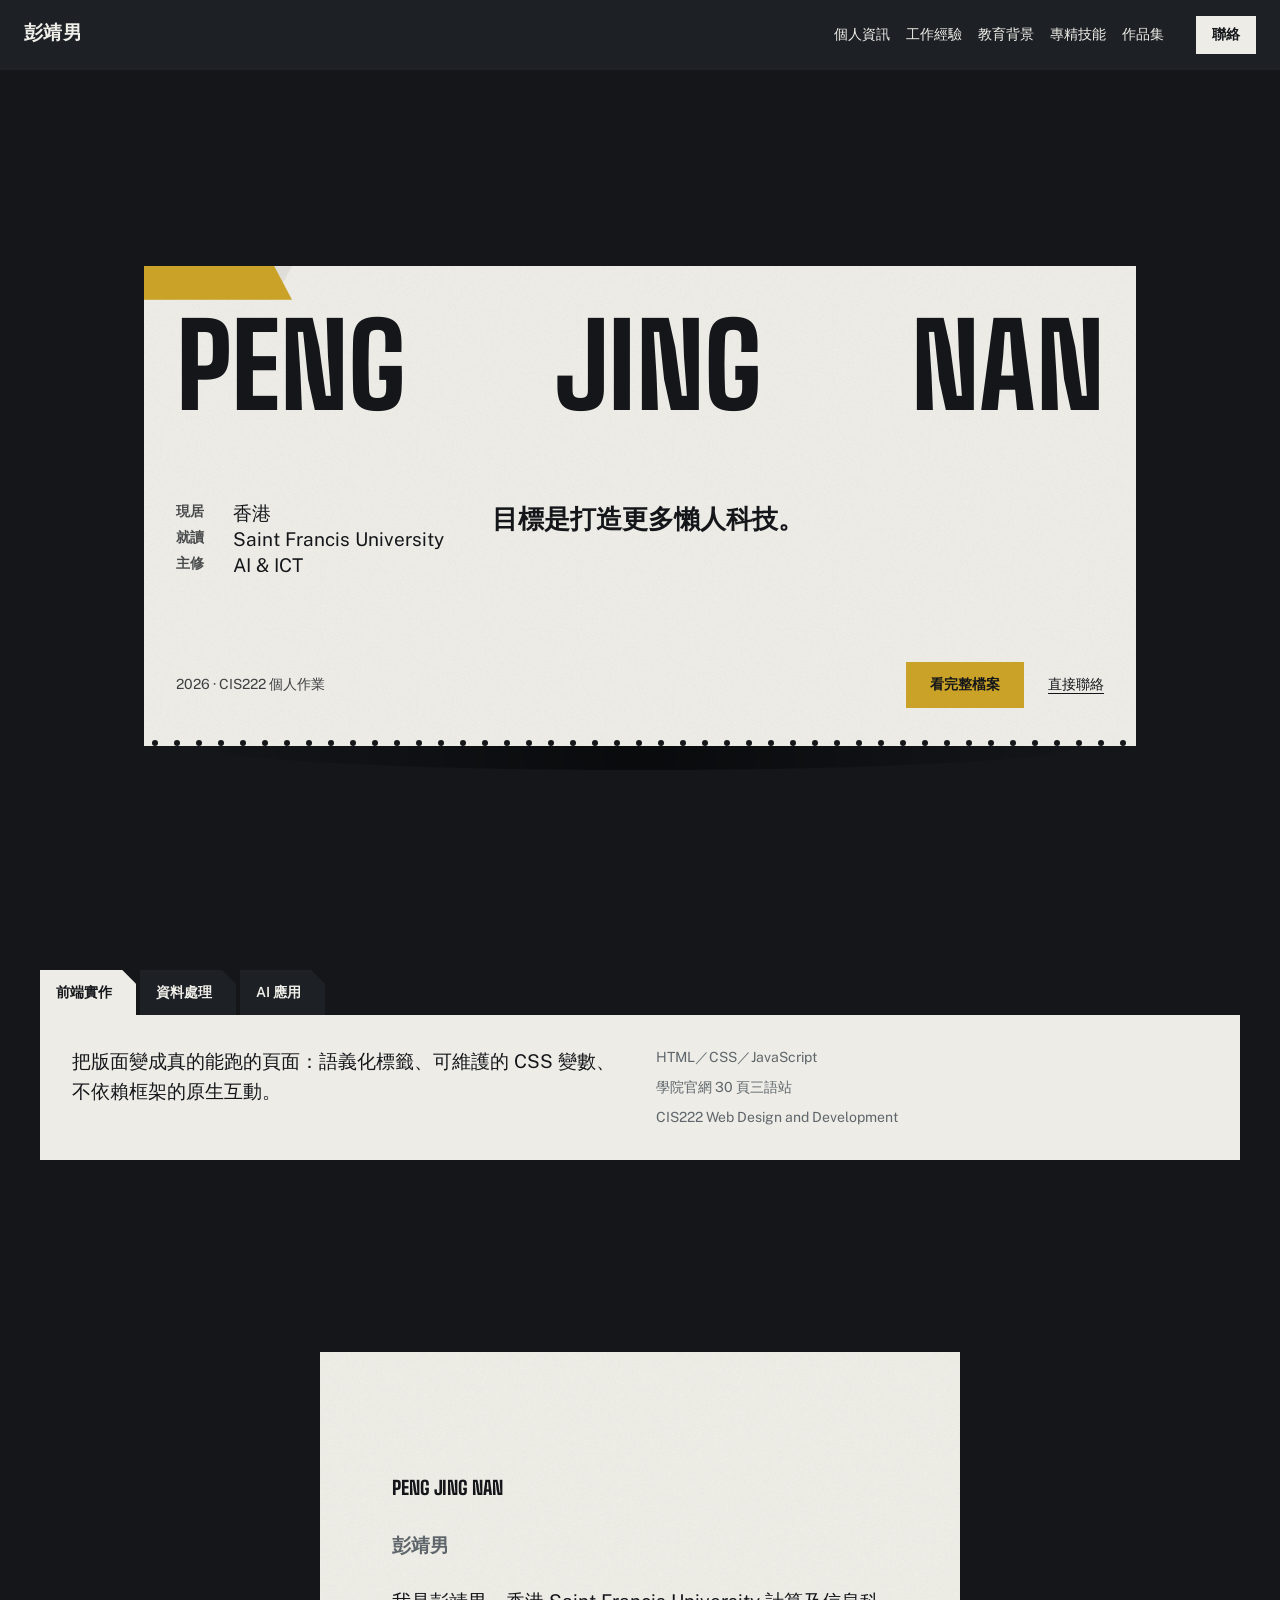
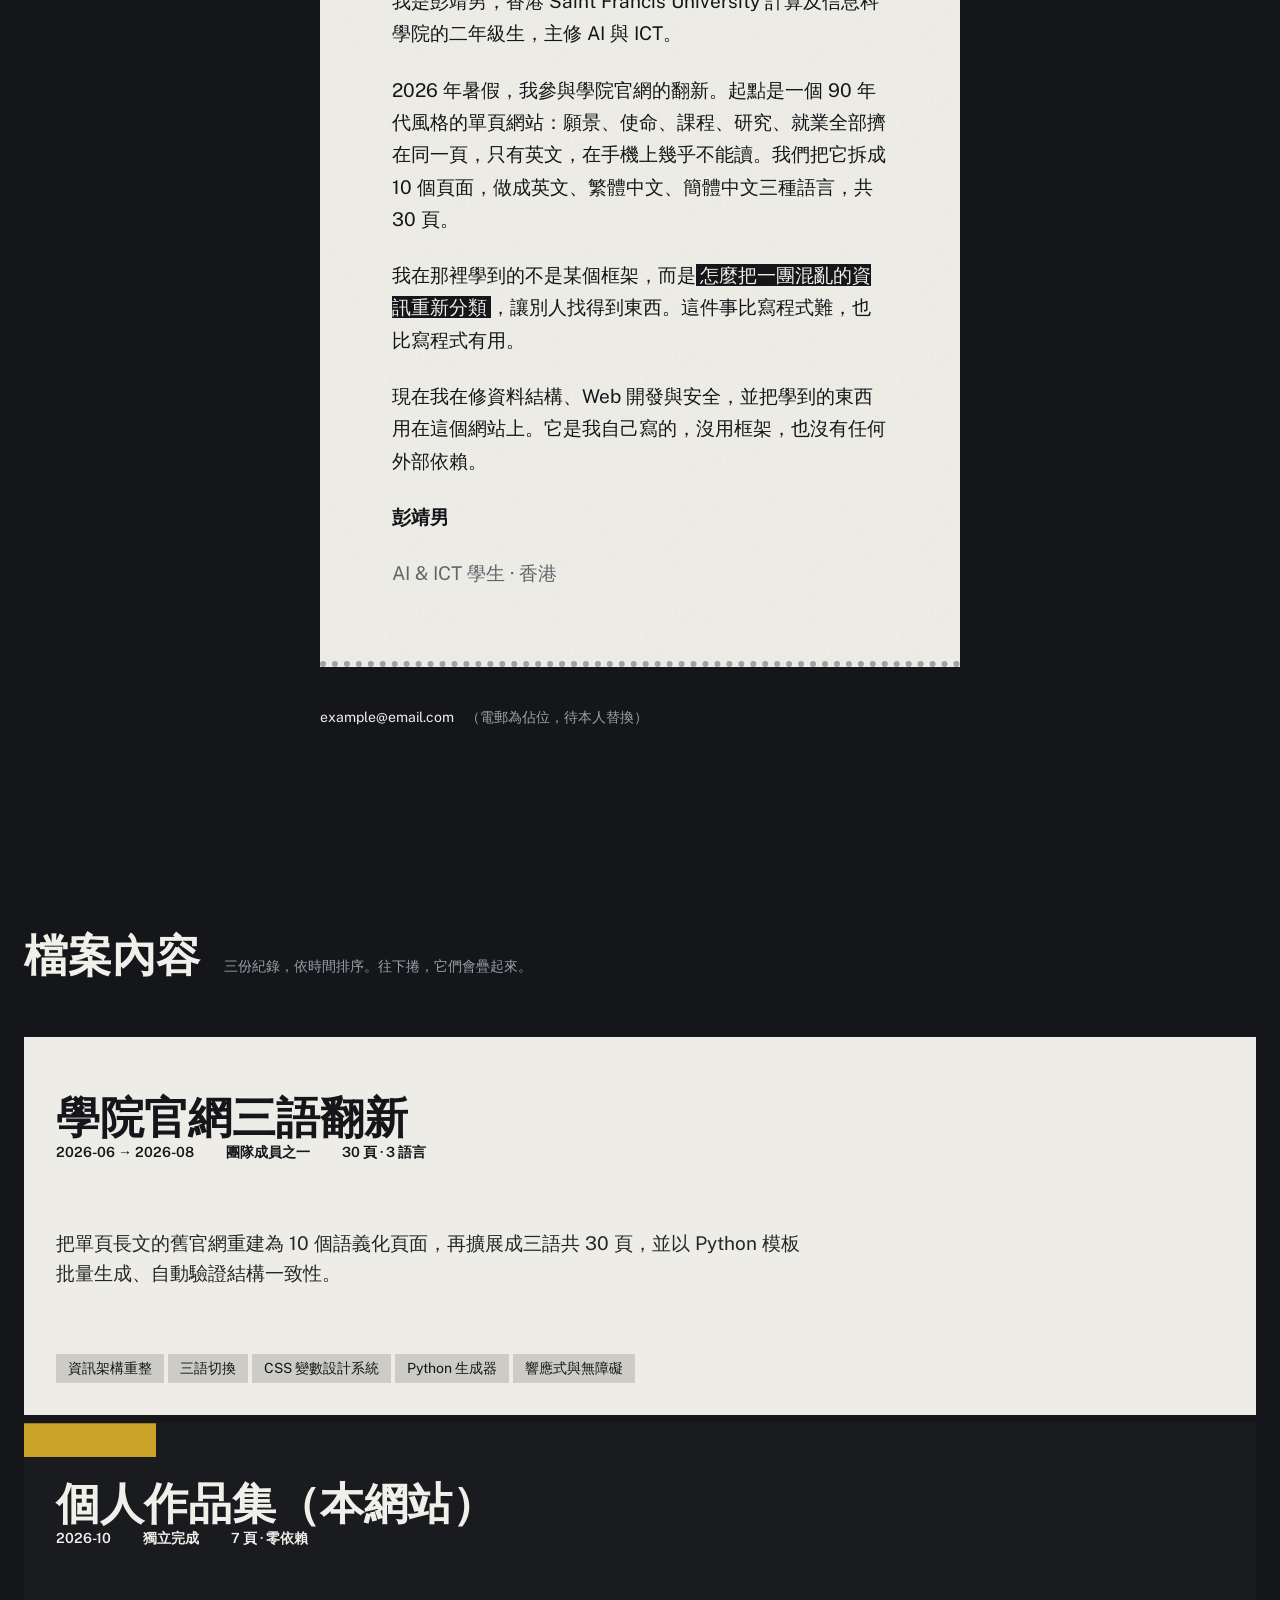
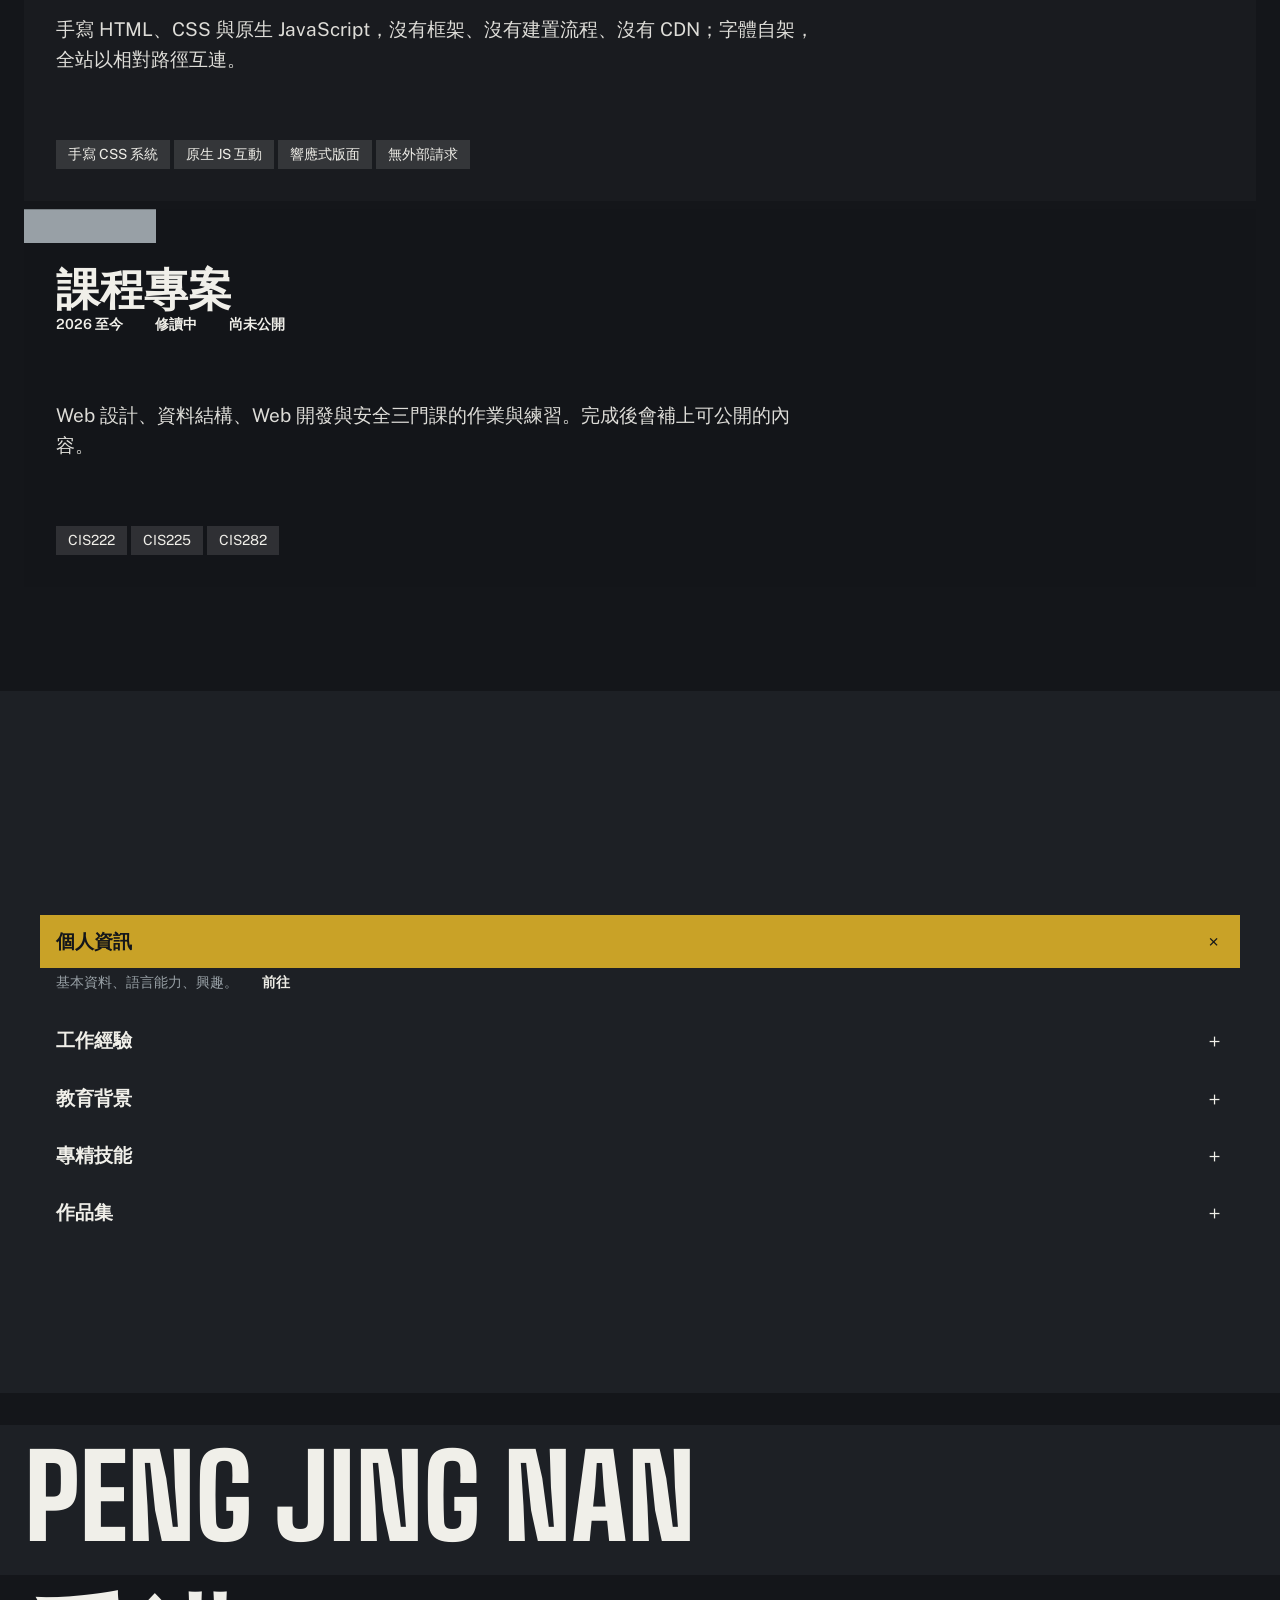
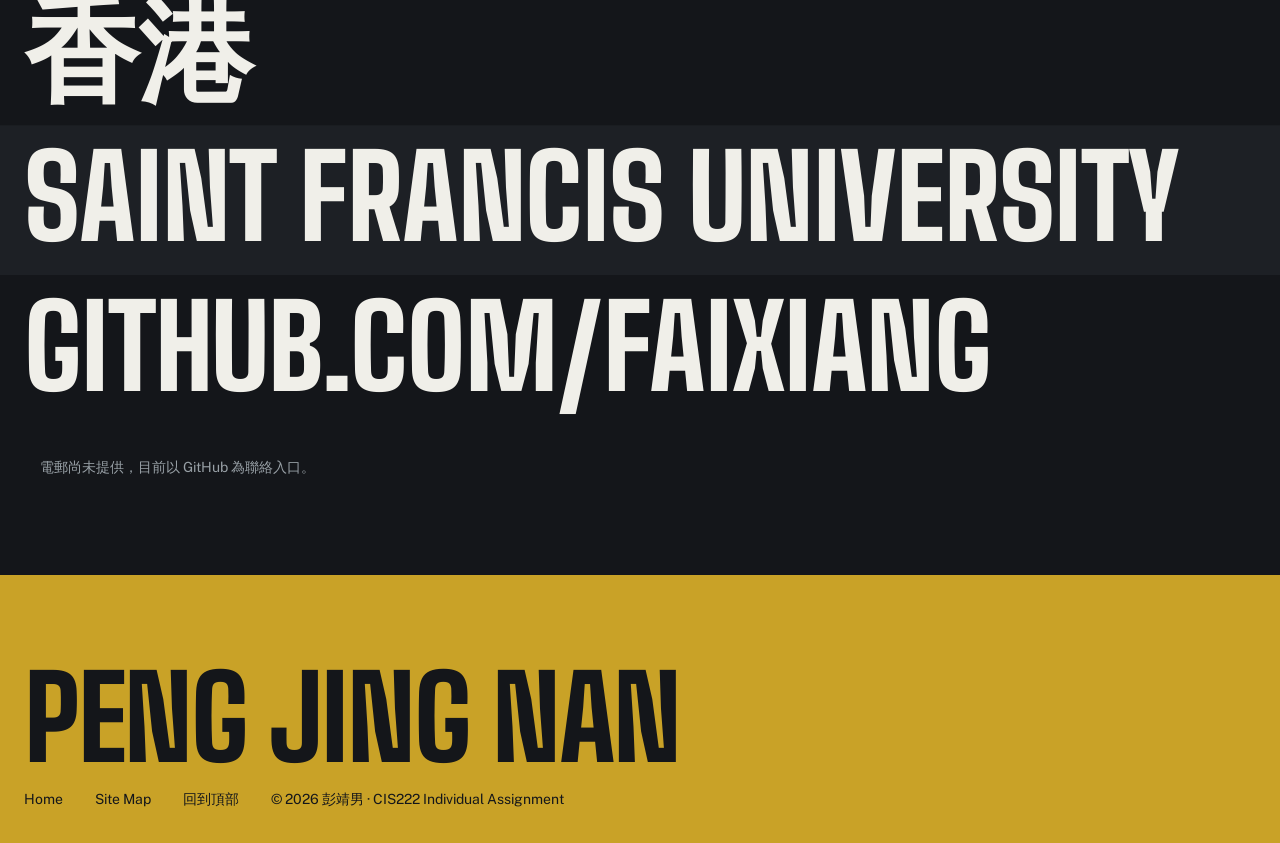
<file: index.html>
<!DOCTYPE html>
<html lang="zh-Hant">
<head>
  <meta charset="UTF-8">
  <meta name="viewport" content="width=device-width, initial-scale=1.0">
  <title>彭靖男 PENG Jing Nan · 求職檔案</title>
  <meta name="description" content="彭靖男的求職檔案：香港 Saint Francis University 計算及信息科學院學生，主修 AI &amp; ICT，曾參與學院官網三語翻新。">
  <link rel="icon" href="assets/images/favicon.svg" type="image/svg+xml">
  <link rel="stylesheet" href="assets/css/dossier.css">
  <script>document.documentElement.classList.add('js');</script>
</head>
<body>

  <!-- 全站背景：引力場影片（材質層，不承載資訊、不接受互動） -->
  <div class="bgfield" aria-hidden="true">
    <video class="bgfield__video" autoplay muted loop playsinline preload="metadata">
      <source src="assets/video/field.mp4" type="video/mp4">
    </video>
  </div>

  <!-- 頁首：只有字，沒有外框與毛玻璃 -->
  <header class="masthead">
    <a class="masthead__mark" href="index.html">彭靖男</a>
    <nav class="masthead__links" aria-label="主導覽">
      <a href="personal.html">個人資訊</a>
      <a href="experience.html">工作經驗</a>
      <a href="education.html">教育背景</a>
      <a href="skills.html">專精技能</a>
      <a href="portfolio.html">作品集</a>
    </nav>
    <a class="masthead__act" href="#contact">聯絡</a>
  </header>

  <main>

    <!-- ===== 首屏：從檔案夾抽出一張申請卡 ===== -->
    <section class="hero">
      <div class="hero__mask">
        <span class="card__tab" aria-hidden="true"></span>
        <div class="card__tilt">
          <div class="card" data-paper data-paper-fill data-paper-tab data-paper-shadow>
            <!-- 紙張材質層：canvas 只畫材質，文字全在 DOM（§4.7） -->
            <canvas class="card__grain" data-paper-canvas aria-hidden="true"></canvas>

            <h1 class="card__title"><span>Peng</span><span>Jing</span><span>Nan</span></h1>

            <div class="card__body">
              <dl class="facts">
                <div><dt>現居</dt><dd>香港</dd></div>
                <div><dt>就讀</dt><dd>Saint Francis University</dd></div>
                <div><dt>主修</dt><dd>AI &amp; ICT</dd></div>
              </dl>
              <p class="card__line">目標是打造更多懶人科技。</p>
            </div>

            <div class="card__foot">
              <span class="card__credit">2026 · CIS222 個人作業</span>
              <a class="btn" href="#work">看完整檔案</a>
              <a class="card__link" href="#contact">直接聯絡</a>
            </div>
          </div>
        </div>
      </div>
    </section>

    <!-- ===== 互動：按職位翻閱同一份檔案 ===== -->
    <section class="role" aria-label="依職位閱讀">
      <div class="role__tabs" role="tablist" aria-label="選擇職位">
        <button type="button" class="role__tab" role="tab" id="tab-web" aria-controls="panel-web" aria-selected="true" data-role-btn="web" data-rise data-rise-as="drop">前端實作</button>
        <button type="button" class="role__tab" role="tab" id="tab-data" aria-controls="panel-data" aria-selected="false" data-role-btn="data" data-rise data-rise-as="drop">資料處理</button>
        <button type="button" class="role__tab" role="tab" id="tab-ai" aria-controls="panel-ai" aria-selected="false" data-role-btn="ai" data-rise data-rise-as="drop">AI 應用</button>
      </div>

      <div class="role__panels">
        <div class="role__panel is-on" role="tabpanel" id="panel-web" aria-labelledby="tab-web" data-role-panel="web">
          <p>把版面變成真的能跑的頁面：語義化標籤、可維護的 CSS 變數、不依賴框架的原生互動。</p>
          <ul>
            <li>HTML／CSS／JavaScript</li>
            <li>學院官網 30 頁三語站</li>
            <li>CIS222 Web Design and Development</li>
          </ul>
        </div>

        <div class="role__panel" role="tabpanel" id="panel-data" aria-labelledby="tab-data" data-role-panel="data">
          <p>把散落的資料整理成能用的結構：清理、歸納，再用腳本把重複的工作自動化。</p>
          <ul>
            <li>Python 自動化腳本</li>
            <li>試算表整理與分析</li>
            <li>CIS225 Data Structures</li>
          </ul>
        </div>

        <div class="role__panel" role="tabpanel" id="panel-ai" aria-labelledby="tab-ai" data-role-panel="ai">
          <p>主修 AI &amp; ICT，目前以課程基礎為主，尚未有獨立完成的 AI 專案，這一欄如實留白。</p>
          <ul>
            <li>AI &amp; ICT 主修課程</li>
            <li>CIS221 Calculus</li>
            <li>正在累積，尚未有作品</li>
          </ul>
        </div>
      </div>
    </section>

    <!-- ===== 文件頁：一封信 ===== -->
    <section class="letter" id="about">
      <div class="sheet" data-paper>
        <!-- 紙張材質層：canvas 只畫材質（打孔處直接透出底下的桌面影片） -->
        <canvas class="sheet__grain" data-paper-canvas aria-hidden="true"></canvas>

        <p class="sheet__who" data-rise data-rise-as="rise">Peng Jing Nan</p>
        <p class="sheet__cn" data-rise data-rise-as="rise">彭靖男</p>

        <p data-rise data-rise-as="rise">我是彭靖男，香港 Saint Francis University 計算及信息科學院的二年級生，主修 AI 與 ICT。</p>

        <p data-rise data-rise-as="rise">2026 年暑假，我參與學院官網的翻新。起點是一個 90 年代風格的單頁網站：願景、使命、課程、研究、就業全部擠在同一頁，只有英文，在手機上幾乎不能讀。我們把它拆成 10 個頁面，做成英文、繁體中文、簡體中文三種語言，共 30 頁。</p>

        <p data-rise data-rise-as="rise">我在那裡學到的不是某個框架，而是<span class="sheet__mark">怎麼把一團混亂的資訊重新分類</span>，讓別人找得到東西。這件事比寫程式難，也比寫程式有用。</p>

        <p data-rise data-rise-as="rise">現在我在修資料結構、Web 開發與安全，並把學到的東西用在這個網站上。它是我自己寫的，沒用框架，也沒有任何外部依賴。</p>

        <p class="sheet__sign" data-rise data-rise-as="rise">彭靖男</p>
        <p class="sheet__role" data-rise data-rise-as="rise">AI &amp; ICT 學生 · 香港</p>
      </div>

      <div class="stub">
        <a class="stub__mail" href="mailto:example@email.com">example@email.com</a>
        <span class="stub__note">（電郵為佔位，待本人替換）</span>
      </div>
    </section>

    <!-- ===== 作品：三疊檔案夾 ===== -->
    <section class="folders" id="work">
      <div class="folders__head" data-rise data-rise-as="fade">
        <h2>檔案內容</h2>
        <p>三份紀錄，依時間排序。往下捲，它們會疊起來。</p>
      </div>

      <article class="folder folder--1" data-rise data-rise-as="fade">
        <span class="folder__tab" aria-hidden="true" data-rise data-rise-as="wipe"></span>
        <div>
          <h3 class="folder__title">學院官網三語翻新</h3>
          <p class="folder__meta"><span>2026-06 → 2026-08</span><span>團隊成員之一</span><span>30 頁 · 3 語言</span></p>
        </div>
        <p class="folder__desc">把單頁長文的舊官網重建為 10 個語義化頁面，再擴展成三語共 30 頁，並以 Python 模板批量生成、自動驗證結構一致性。</p>
        <ul class="folder__list">
          <li>資訊架構重整</li>
          <li>三語切換</li>
          <li>CSS 變數設計系統</li>
          <li>Python 生成器</li>
          <li>響應式與無障礙</li>
        </ul>
      </article>

      <article class="folder folder--2" data-rise data-rise-as="fade">
        <span class="folder__tab" aria-hidden="true" data-rise data-rise-as="wipe"></span>
        <div>
          <h3 class="folder__title">個人作品集（本網站）</h3>
          <p class="folder__meta"><span>2026-10</span><span>獨立完成</span><span>7 頁 · 零依賴</span></p>
        </div>
        <p class="folder__desc">手寫 HTML、CSS 與原生 JavaScript，沒有框架、沒有建置流程、沒有 CDN；字體自架，全站以相對路徑互連。</p>
        <ul class="folder__list">
          <li>手寫 CSS 系統</li>
          <li>原生 JS 互動</li>
          <li>響應式版面</li>
          <li>無外部請求</li>
        </ul>
      </article>

      <article class="folder folder--3" data-rise data-rise-as="fade">
        <span class="folder__tab" aria-hidden="true" data-rise data-rise-as="wipe"></span>
        <div>
          <h3 class="folder__title">課程專案</h3>
          <p class="folder__meta"><span>2026 至今</span><span>修讀中</span><span>尚未公開</span></p>
        </div>
        <p class="folder__desc">Web 設計、資料結構、Web 開發與安全三門課的作業與練習。完成後會補上可公開的內容。</p>
        <ul class="folder__list">
          <li>CIS222</li>
          <li>CIS225</li>
          <li>CIS282</li>
        </ul>
      </article>
    </section>

    <!-- ===== 索引：大字 + 可展開橫條 ===== -->
    <section class="index" id="index">
      <div class="index__inner">
        <div class="index__drift">
          <div class="index__reveal" data-rise data-rise-as="mask">
            <p class="index__word" aria-hidden="true">索引</p>
          </div>
        </div>

        <div class="index__bars">
          <details class="bar" open data-rise data-rise-as="push">
            <summary>個人資訊 <span class="bar__sign">＋</span></summary>
            <div class="bar__panel">
              <span>基本資料、語言能力、興趣。</span>
              <a href="personal.html">前往</a>
            </div>
          </details>

          <details class="bar" data-rise data-rise-as="push">
            <summary>工作經驗 <span class="bar__sign">＋</span></summary>
            <div class="bar__panel">
              <span>以時間軸列出職位、期間與主要職責。</span>
              <a href="experience.html">前往</a>
            </div>
          </details>

          <details class="bar" data-rise data-rise-as="push">
            <summary>教育背景 <span class="bar__sign">＋</span></summary>
            <div class="bar__panel">
              <span>學歷、主修，以及相關課程與成績。</span>
              <a href="education.html">前往</a>
            </div>
          </details>

          <details class="bar" data-rise data-rise-as="push">
            <summary>專精技能 <span class="bar__sign">＋</span></summary>
            <div class="bar__panel">
              <span>可依分類篩選的技能清單與熟練度。</span>
              <a href="skills.html">前往</a>
            </div>
          </details>

          <details class="bar" data-rise data-rise-as="push">
            <summary>作品集 <span class="bar__sign">＋</span></summary>
            <div class="bar__panel">
              <span>作品與證書，可點擊放大檢視。</span>
              <a href="portfolio.html">前往</a>
            </div>
          </details>

          <details class="bar" data-rise data-rise-as="push">
            <summary>Site Map <span class="bar__sign">＋</span></summary>
            <div class="bar__panel">
              <span>全站結構與各頁用途。</span>
              <a href="sitemap.html">前往</a>
            </div>
          </details>
        </div>
      </div>
    </section>

    <!-- ===== 聯絡：地址以展示級字排成列 ===== -->
    <section class="contact" id="contact">
      <div class="contact__row" data-rise data-rise-as="wipe"><span>Peng Jing Nan</span></div>
      <div class="contact__row" data-rise data-rise-as="wipe"><span>香港</span></div>
      <div class="contact__row" data-rise data-rise-as="wipe"><span>Saint Francis University</span></div>
      <div class="contact__row" data-rise data-rise-as="wipe"><span><a href="https://github.com/Faixiang" rel="noopener">github.com/Faixiang</a></span></div>

      <p class="contact__note" data-rise data-rise-as="fade">電郵尚未提供，目前以 GitHub 為聯絡入口。</p>
    </section>

  </main>

  <footer class="colophon" data-rise data-rise-as="fade">
    <p class="colophon__name">Peng Jing Nan</p>
    <p class="colophon__meta">
      <a href="index.html">Home</a>
      <a href="sitemap.html">Site Map</a>
      <a href="#about">回到頂部</a>
      <span>© 2026 彭靖男 · CIS222 Individual Assignment</span>
    </p>
  </footer>

  <script src="assets/js/index.js"></script>
</body>
</html>
</file>
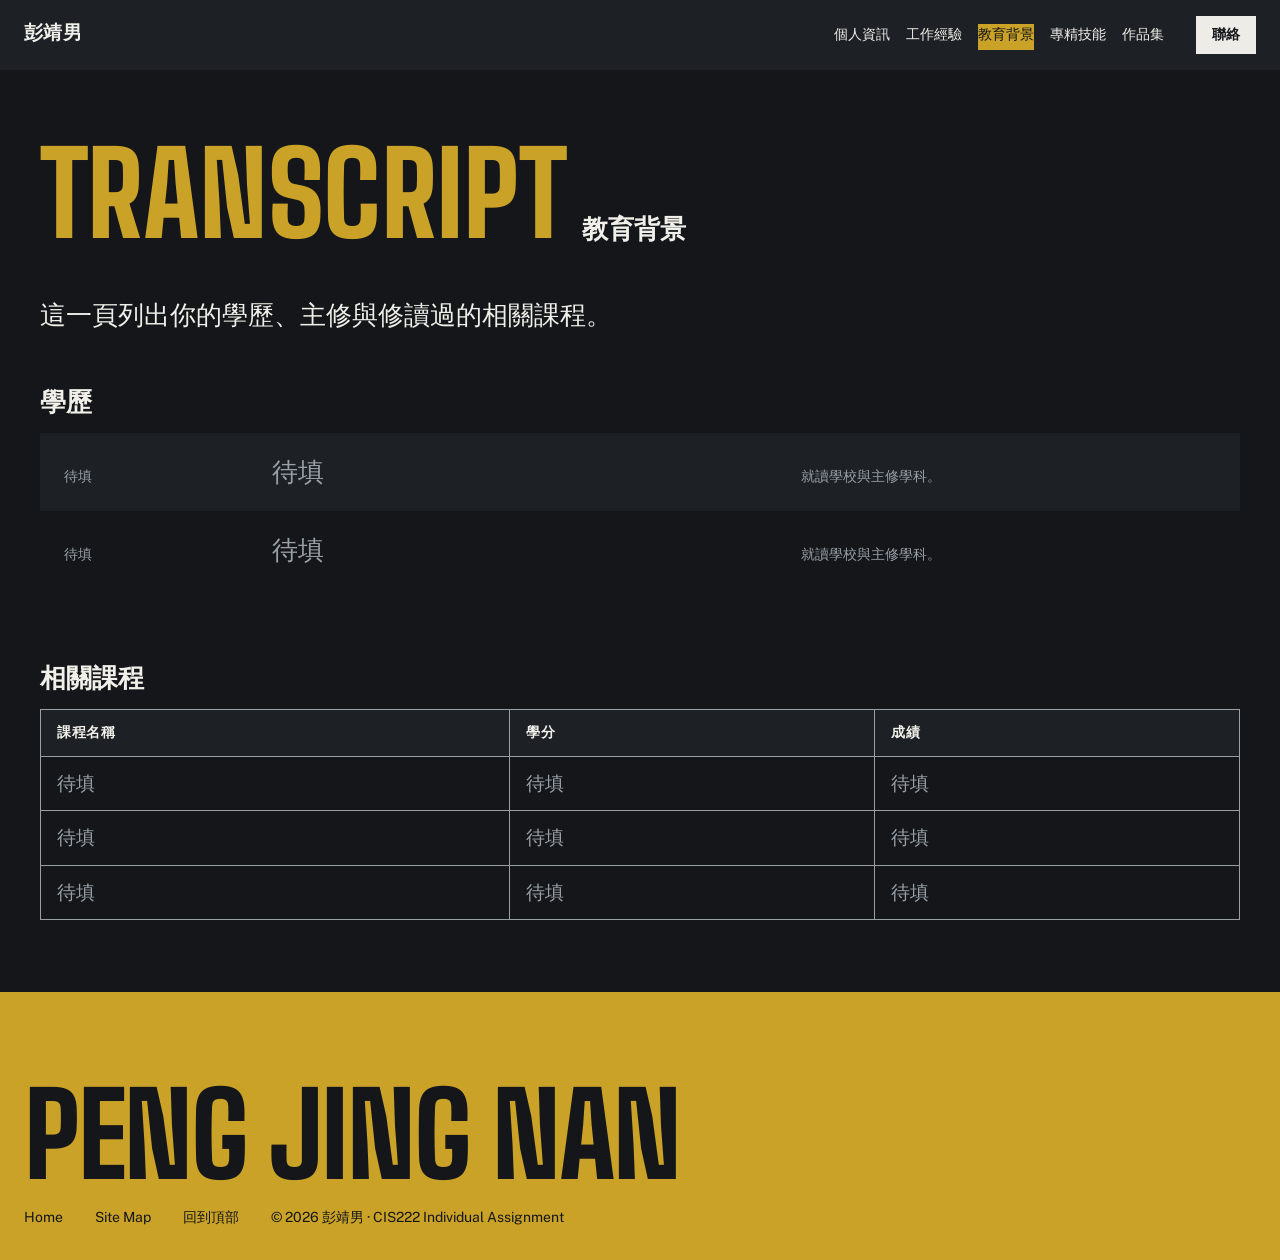
<file: education.html>
<!DOCTYPE html>
<html lang="zh-Hant">
<head>
  <meta charset="UTF-8">
  <meta name="viewport" content="width=device-width, initial-scale=1.0">
  <title>教育背景 · 彭靖男 PENG Jing Nan</title>
  <meta name="description" content="彭靖男的學歷、主修、就讀期間與相關課程紀錄。">
  <link rel="icon" href="assets/images/favicon.svg" type="image/svg+xml">
  <link rel="stylesheet" href="assets/css/dossier.css">
  <script>document.documentElement.classList.add('js');</script>
</head>
<body>

  <!-- 全站背景：引力場影片（材質層，不承載資訊、不接受互動） -->
  <div class="bgfield" aria-hidden="true">
    <video class="bgfield__video" autoplay muted loop playsinline preload="metadata">
      <source src="assets/video/field.mp4" type="video/mp4">
    </video>
  </div>

  <header class="masthead" id="top">
    <a class="masthead__mark" href="index.html">彭靖男</a>
    <nav class="masthead__links" aria-label="主導覽">
      <a href="personal.html">個人資訊</a>
      <a href="experience.html">工作經驗</a>
      <a href="education.html" aria-current="page">教育背景</a>
      <a href="skills.html">專精技能</a>
      <a href="portfolio.html">作品集</a>
    </nav>
    <a class="masthead__act" href="index.html#contact">聯絡</a>
  </header>

  <main>

    <section class="pagehead">
      <p class="pagehead__en" data-rise data-rise-as="rise">Transcript</p>
      <h1 class="pagehead__cn" data-rise data-rise-as="rise">教育背景</h1>
    </section>

    <!-- ===== 學歷 ===== -->
    <section class="block">
      <p class="block__lead" data-rise data-rise-as="rise">
        <!-- TODO: 換成你的學歷概述 -->
        這一頁列出你的學歷、主修與修讀過的相關課程。
      </p>

      <div class="block__head" data-rise data-rise-as="rise">
        <h2>學歷</h2>
      </div>

      <ol class="records">
        <li class="record" data-rise data-rise-as="rise">
          <p class="record__period"><!-- TODO: 就讀期間，例如 2024-09 至今 --></p>
          <h3 class="record__title"><!-- TODO: 學位／課程名稱 --></h3>
          <p class="record__org"><!-- TODO: 學校名稱、主修、學制 -->就讀學校與主修學科。</p>
        </li>

        <li class="record" data-rise data-rise-as="rise">
          <p class="record__period"><!-- TODO: 期間 --></p>
          <h3 class="record__title"><!-- TODO: 學位／課程 --></h3>
          <p class="record__org"><!-- TODO: 學校與主修 -->就讀學校與主修學科。</p>
        </li>
      </ol>
    </section>

    <!-- ===== 相關課程：R3-3 的實質內容 ===== -->
    <section class="block">
      <div class="block__head" data-rise data-rise-as="rise">
        <h2>相關課程</h2>
      </div>

      <div class="table-wrap">
        <table class="table">
          <thead>
            <tr>
              <th scope="col" data-rise data-rise-as="rise">課程名稱</th>
              <th scope="col" class="table__num" data-rise data-rise-as="rise">學分</th>
              <th scope="col" class="table__num" data-rise data-rise-as="rise">成績</th>
            </tr>
          </thead>
          <tbody>
            <!-- TODO: 換成你實際修讀的課程；不足三行可刪除多餘 tr -->
            <tr>
              <td data-rise data-rise-as="rise"><!-- TODO: 課程名 --></td>
              <td class="table__num" data-rise data-rise-as="rise"><!-- TODO: 學分 --></td>
              <td class="table__num" data-rise data-rise-as="rise"><!-- TODO: 成績 --></td>
            </tr>
            <tr>
              <td data-rise data-rise-as="rise"><!-- TODO: 課程名 --></td>
              <td class="table__num" data-rise data-rise-as="rise"><!-- TODO: 學分 --></td>
              <td class="table__num" data-rise data-rise-as="rise"><!-- TODO: 成績 --></td>
            </tr>
            <tr>
              <td data-rise data-rise-as="rise"><!-- TODO: 課程名 --></td>
              <td class="table__num" data-rise data-rise-as="rise"><!-- TODO: 學分 --></td>
              <td class="table__num" data-rise data-rise-as="rise"><!-- TODO: 成績 --></td>
            </tr>
          </tbody>
        </table>
      </div>
    </section>

  </main>

  <footer class="colophon" data-rise data-rise-as="fade">
    <p class="colophon__name">Peng Jing Nan</p>
    <p class="colophon__meta">
      <a href="index.html">Home</a>
      <a href="sitemap.html">Site Map</a>
      <a href="#top">回到頂部</a>
      <span>© 2026 彭靖男 · CIS222 Individual Assignment</span>
    </p>
  </footer>

  <script src="assets/js/site.js"></script>
</body>
</html>
</file>
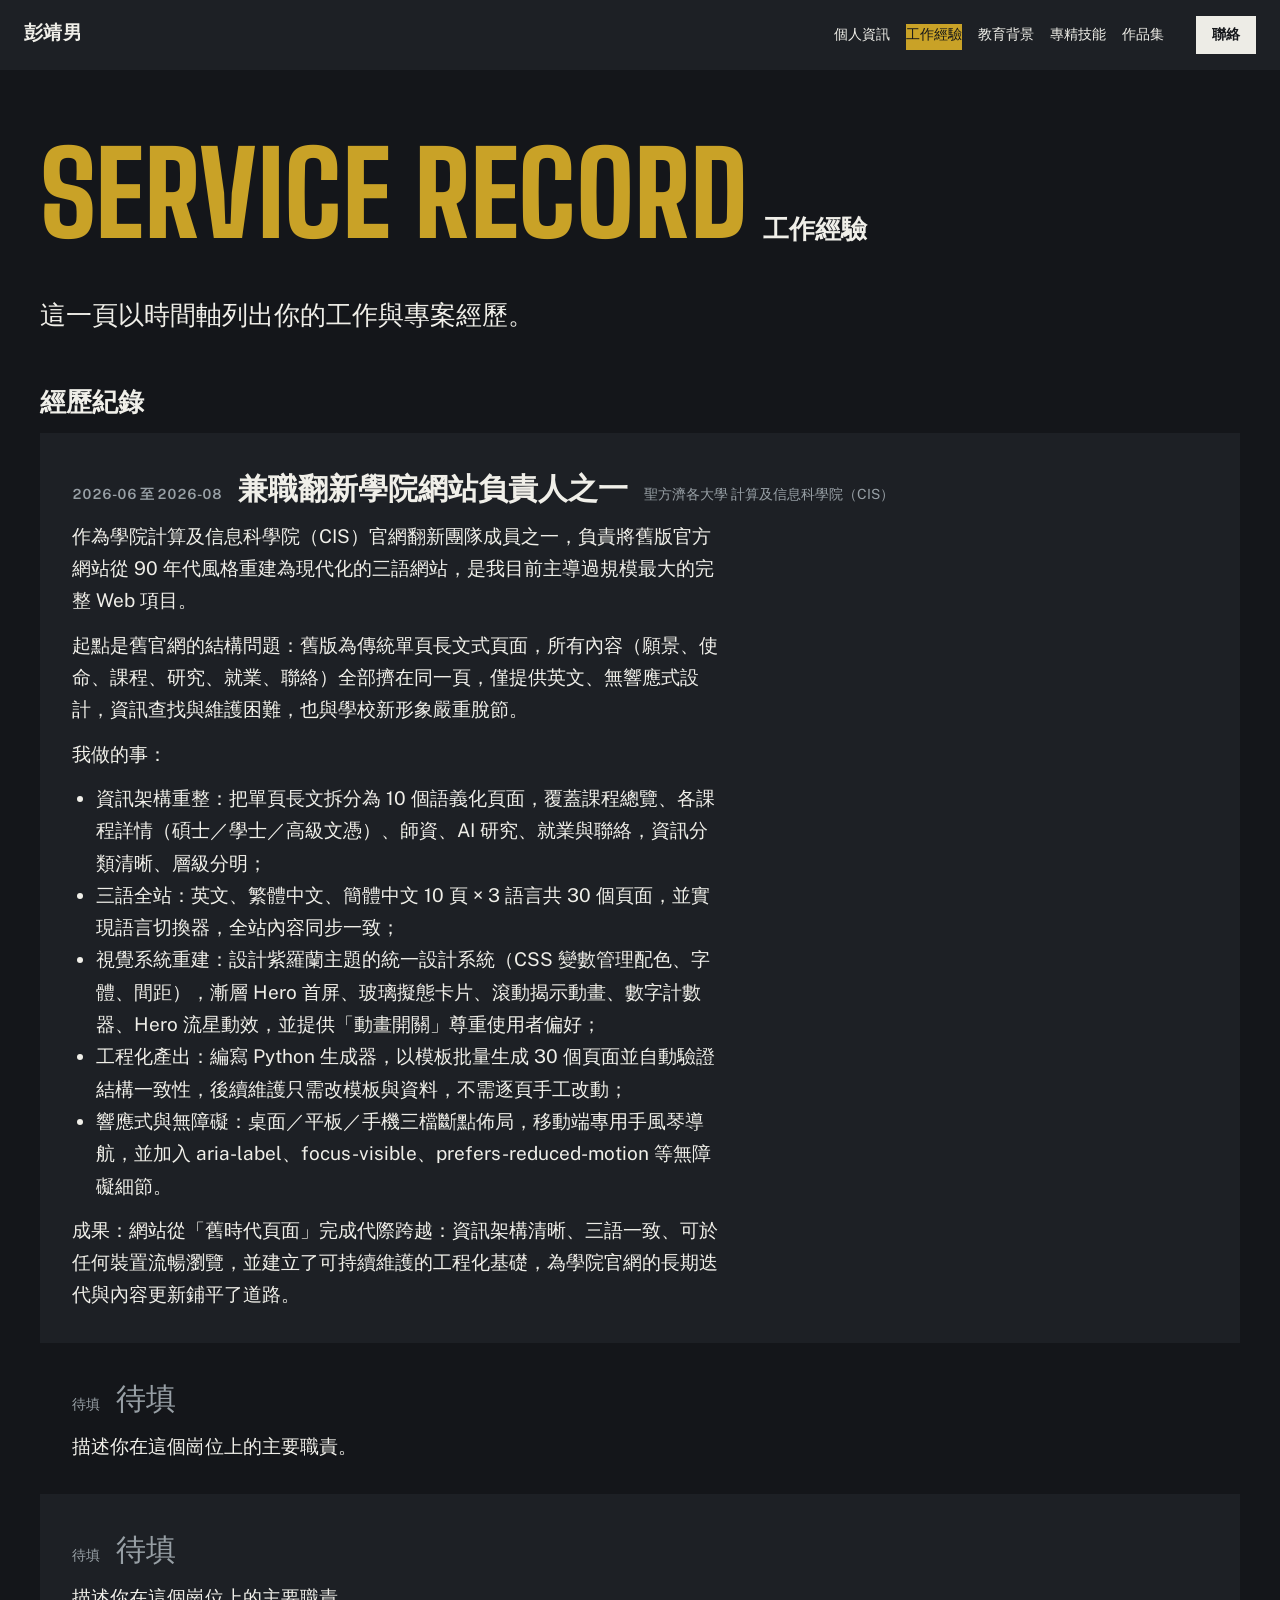
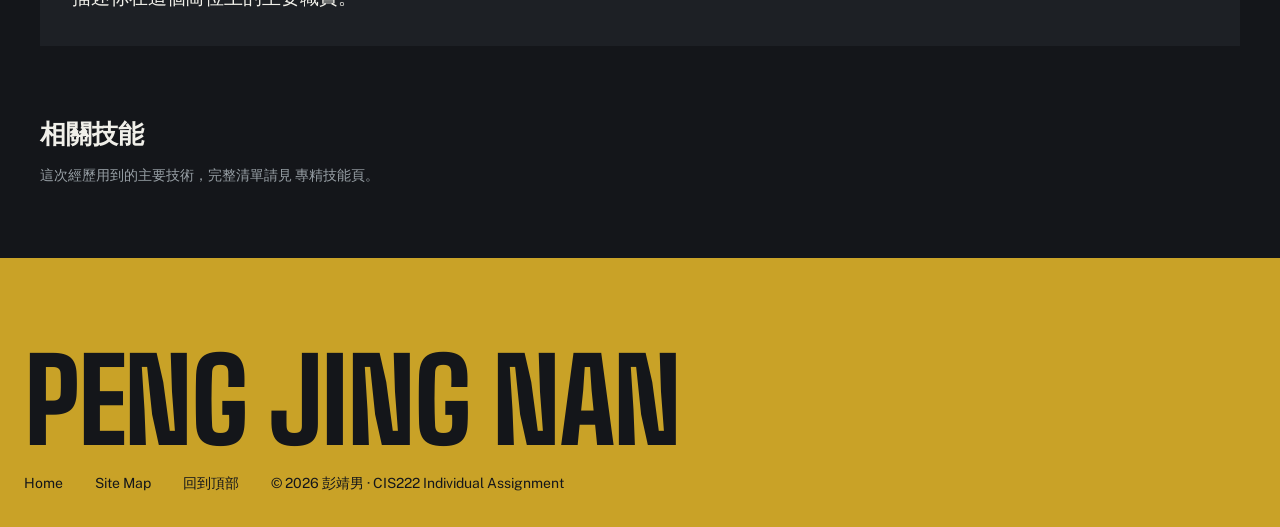
<file: experience.html>
<!DOCTYPE html>
<html lang="zh-Hant">
<head>
  <meta charset="UTF-8">
  <meta name="viewport" content="width=device-width, initial-scale=1.0">
  <title>工作經驗 · 彭靖男 PENG Jing Nan</title>
  <meta name="description" content="彭靖男的工作與專案經歷：任職機構、職位、期間與主要職責。">
  <link rel="icon" href="assets/images/favicon.svg" type="image/svg+xml">
  <link rel="stylesheet" href="assets/css/dossier.css">
  <script>document.documentElement.classList.add('js');</script>
</head>
<body>

  <!-- 全站背景：引力場影片（材質層，不承載資訊、不接受互動） -->
  <div class="bgfield" aria-hidden="true">
    <video class="bgfield__video" autoplay muted loop playsinline preload="metadata">
      <source src="assets/video/field.mp4" type="video/mp4">
    </video>
  </div>

  <header class="masthead" id="top">
    <a class="masthead__mark" href="index.html">彭靖男</a>
    <nav class="masthead__links" aria-label="主導覽">
      <a href="personal.html">個人資訊</a>
      <a href="experience.html" aria-current="page">工作經驗</a>
      <a href="education.html">教育背景</a>
      <a href="skills.html">專精技能</a>
      <a href="portfolio.html">作品集</a>
    </nav>
    <a class="masthead__act" href="index.html#contact">聯絡</a>
  </header>

  <main>

    <section class="pagehead">
      <p class="pagehead__en" data-rise data-rise-as="rise">Service Record</p>
      <h1 class="pagehead__cn" data-rise data-rise-as="rise">工作經驗</h1>
    </section>

    <section class="block">
      <p class="block__lead" data-rise data-rise-as="rise">
        <!-- TODO: 換成一段概述你經歷的話；如實描述，沒有工作經驗也可寫課堂專案。 -->
        這一頁以時間軸列出你的工作與專案經歷。
      </p>

      <div class="block__head" data-rise data-rise-as="rise">
        <h2>經歷紀錄</h2>
      </div>

      <div class="services">
        <article class="service" data-rise data-rise-as="rise">
          <div class="service__head" data-rise data-rise-as="rise">
            <span class="service__period">2026-06 至 2026-08</span>
            <h3 class="service__title">兼職翻新學院網站負責人之一</h3>
            <span class="service__org">聖方濟各大學 計算及信息科學院（CIS）</span>
          </div>
          <div class="service__body" data-rise data-rise-as="rise">
            <p data-rise data-rise-as="rise">作為學院計算及信息科學院（CIS）官網翻新團隊成員之一，負責將舊版官方網站從 90 年代風格重建為現代化的三語網站，是我目前主導過規模最大的完整 Web 項目。</p>
            <p data-rise data-rise-as="rise">起點是舊官網的結構問題：舊版為傳統單頁長文式頁面，所有內容（願景、使命、課程、研究、就業、聯絡）全部擠在同一頁，僅提供英文、無響應式設計，資訊查找與維護困難，也與學校新形象嚴重脫節。</p>
            <p data-rise data-rise-as="rise">我做的事：</p>
            <ul data-rise data-rise-as="rise">
              <li>資訊架構重整：把單頁長文拆分為 10 個語義化頁面，覆蓋課程總覽、各課程詳情（碩士／學士／高級文憑）、師資、AI 研究、就業與聯絡，資訊分類清晰、層級分明；</li>
              <li>三語全站：英文、繁體中文、簡體中文 10 頁 × 3 語言共 30 個頁面，並實現語言切換器，全站內容同步一致；</li>
              <li>視覺系統重建：設計紫羅蘭主題的統一設計系統（CSS 變數管理配色、字體、間距），漸層 Hero 首屏、玻璃擬態卡片、滾動揭示動畫、數字計數器、Hero 流星動效，並提供「動畫開關」尊重使用者偏好；</li>
              <li>工程化產出：編寫 Python 生成器，以模板批量生成 30 個頁面並自動驗證結構一致性，後續維護只需改模板與資料，不需逐頁手工改動；</li>
              <li>響應式與無障礙：桌面／平板／手機三檔斷點佈局，移動端專用手風琴導航，並加入 aria-label、focus-visible、prefers-reduced-motion 等無障礙細節。</li>
            </ul>
            <p data-rise data-rise-as="rise">成果：網站從「舊時代頁面」完成代際跨越：資訊架構清晰、三語一致、可於任何裝置流暢瀏覽，並建立了可持續維護的工程化基礎，為學院官網的長期迭代與內容更新鋪平了道路。</p>
          </div>
        </article>

        <article class="service" data-rise data-rise-as="rise">
          <div class="service__head" data-rise data-rise-as="rise">
            <span class="service__period"><!-- TODO: 期間 --></span>
            <h3 class="service__title"><!-- TODO: 職位／角色 --></h3>
            <span class="service__org"></span>
          </div>
          <div class="service__body" data-rise data-rise-as="rise">
            <p><!-- TODO: 描述職責 -->描述你在這個崗位上的主要職責。</p>
          </div>
        </article>

        <article class="service" data-rise data-rise-as="rise">
          <div class="service__head" data-rise data-rise-as="rise">
            <span class="service__period"><!-- TODO: 期間 --></span>
            <h3 class="service__title"><!-- TODO: 職位／角色 --></h3>
            <span class="service__org"></span>
          </div>
          <div class="service__body" data-rise data-rise-as="rise">
            <p><!-- TODO: 描述職責 -->描述你在這個崗位上的主要職責。</p>
          </div>
        </article>
      </div>

      <!-- TODO: 若無正式工作經驗，可改用「課堂專案」作為時間軸項目，
           內容填專案名稱、你的角色與成果，同樣能證明 R3-2 有實質內容。 -->
    </section>

    <section class="block">
      <div class="block__head" data-rise data-rise-as="rise">
        <h2>相關技能</h2>
      </div>
      <p class="block__note" data-rise data-rise-as="rise">這次經歷用到的主要技術，完整清單請見
        <a href="skills.html">專精技能頁</a>。
      </p>
    </section>

  </main>

  <footer class="colophon" data-rise data-rise-as="fade">
    <p class="colophon__name">Peng Jing Nan</p>
    <p class="colophon__meta">
      <a href="index.html">Home</a>
      <a href="sitemap.html">Site Map</a>
      <a href="#top">回到頂部</a>
      <span>© 2026 彭靖男 · CIS222 Individual Assignment</span>
    </p>
  </footer>

  <script src="assets/js/site.js"></script>
</body>
</html>
</file>
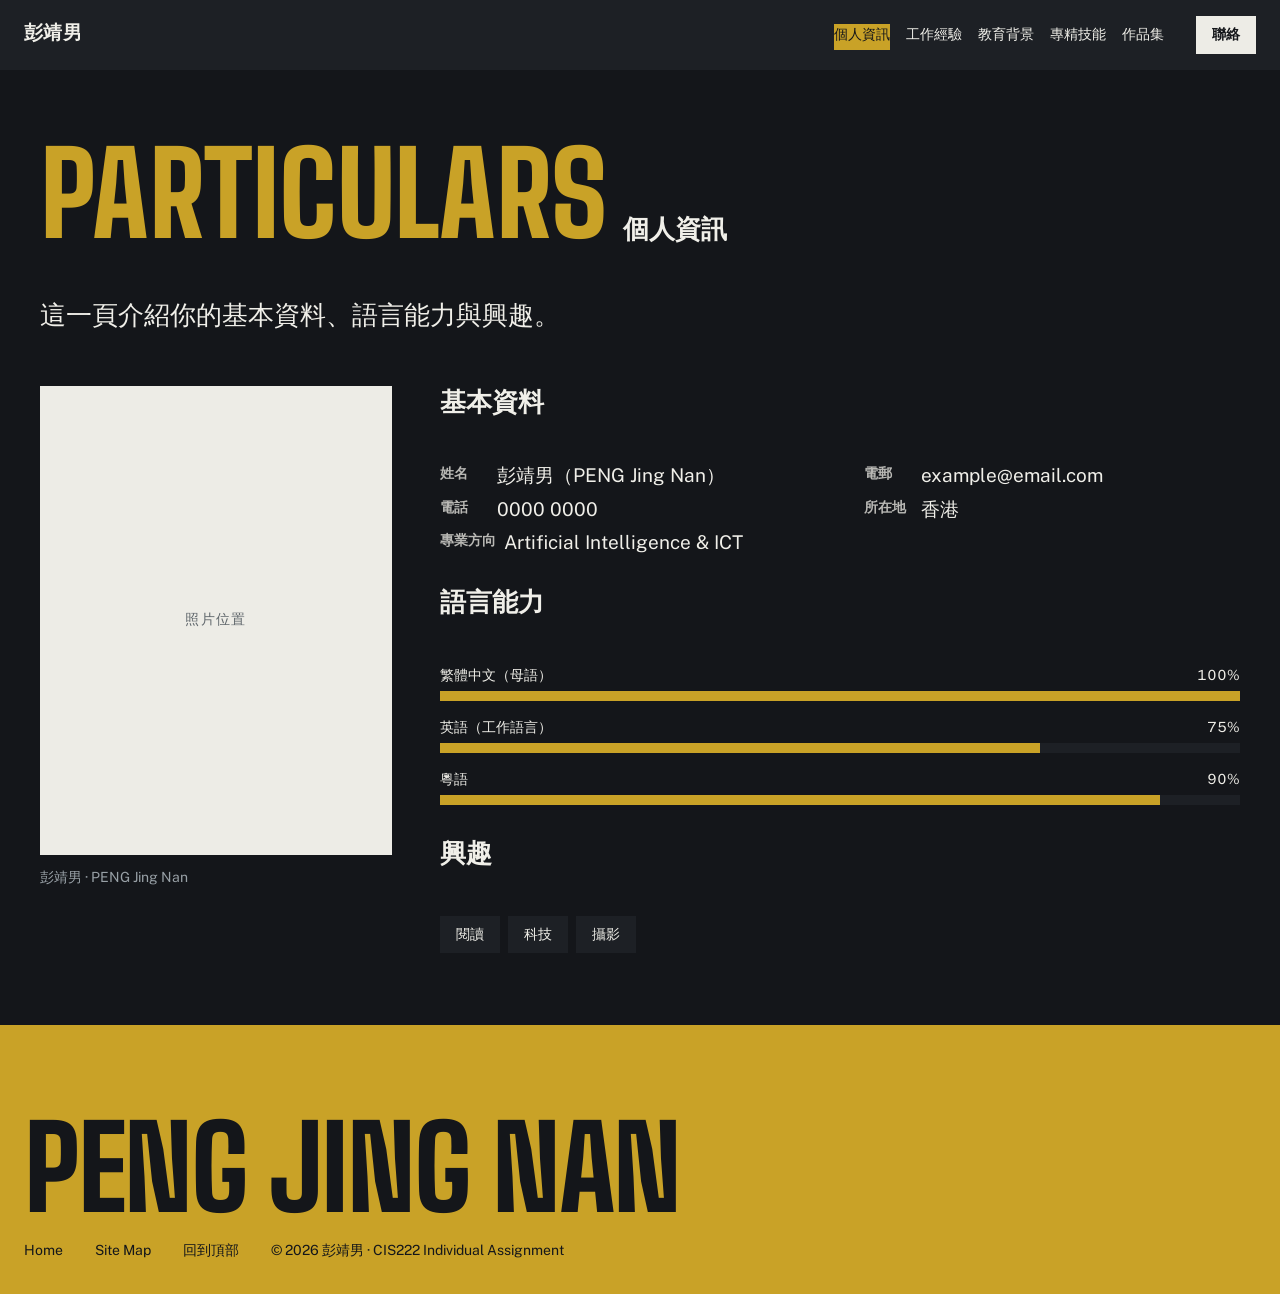
<file: personal.html>
<!DOCTYPE html>
<html lang="zh-Hant">
<head>
  <meta charset="UTF-8">
  <meta name="viewport" content="width=device-width, initial-scale=1.0">
  <title>個人資訊 · 彭靖男 PENG Jing Nan</title>
  <meta name="description" content="彭靖男的個人基本資料、語言能力與興趣。">
  <link rel="icon" href="assets/images/favicon.svg" type="image/svg+xml">
  <link rel="stylesheet" href="assets/css/dossier.css">
  <script>document.documentElement.classList.add('js');</script>
</head>
<body>

  <!-- 全站背景：引力場影片（材質層，不承載資訊、不接受互動） -->
  <div class="bgfield" aria-hidden="true">
    <video class="bgfield__video" autoplay muted loop playsinline preload="metadata">
      <source src="assets/video/field.mp4" type="video/mp4">
    </video>
  </div>

  <header class="masthead" id="top">
    <a class="masthead__mark" href="index.html">彭靖男</a>
    <nav class="masthead__links" aria-label="主導覽">
      <a href="personal.html" aria-current="page">個人資訊</a>
      <a href="experience.html">工作經驗</a>
      <a href="education.html">教育背景</a>
      <a href="skills.html">專精技能</a>
      <a href="portfolio.html">作品集</a>
    </nav>
    <a class="masthead__act" href="index.html#contact">聯絡</a>
  </header>

  <main>

    <section class="pagehead">
      <p class="pagehead__en" data-rise data-rise-as="rise">Particulars</p>
      <h1 class="pagehead__cn" data-rise data-rise-as="rise">個人資訊</h1>
    </section>

    <section class="block">
      <p class="block__lead" data-rise data-rise-as="rise">
        <!-- TODO: 換成你的一句話自我介紹 -->
        這一頁介紹你的基本資料、語言能力與興趣。
      </p>

      <div class="split">

        <!-- 左欄：照片位。圖片到位後把 .portrait__ph 換成 <img> 即可 -->
        <figure class="portrait" data-rise data-rise-as="wipe">
          <!-- TODO: 之後可改成 <img src="assets/images/photo.jpg" alt="彭靖男的個人照片"> -->
          <div class="portrait__ph" role="img" aria-label="彭靖男的個人照片佔位區">
            <span>照片位置</span>
          </div>
          <figcaption class="portrait__cap" data-rise data-rise-as="fade">彭靖男 · PENG Jing Nan</figcaption>
        </figure>

        <!-- 右欄：基本資料、語言能力、興趣 -->
        <div class="particulars">

          <div class="block__head" data-rise data-rise-as="rise">
            <h2>基本資料</h2>
          </div>

          <dl class="facts facts--grid">
            <div data-rise data-rise-as="rise"><dt>姓名</dt><dd>彭靖男（PENG Jing Nan）</dd></div>
            <div data-rise data-rise-as="rise">
              <dt>電郵</dt>
              <!-- TODO: 換成你的聯絡信箱，或整行刪除 -->
              <dd>example@email.com</dd>
            </div>
            <div data-rise data-rise-as="rise"><dt>電話</dt><dd>0000 0000</dd></div>
            <div data-rise data-rise-as="rise"><dt>所在地</dt><dd>香港</dd></div>
            <div data-rise data-rise-as="rise">
              <dt>專業方向</dt>
              <!-- TODO: 換成你的主修或想從事的領域 -->
              <dd>Artificial Intelligence &amp; ICT</dd>
            </div>
          </dl>

          <div class="block__head" data-rise data-rise-as="rise">
            <h2>語言能力</h2>
          </div>

          <div class="langs">
            <!-- TODO: 依你的實際情況調整百分比，或增減項目 -->
            <div class="lang" data-rise data-rise-as="push">
              <p class="lang__label">繁體中文（母語）</p>
              <p class="lang__value">100%</p>
              <div class="lang__track"><span class="lang__fill" style="width:100%"></span></div>
            </div>
            <div class="lang" data-rise data-rise-as="push">
              <p class="lang__label">英語（工作語言）</p>
              <p class="lang__value">75%</p>
              <div class="lang__track"><span class="lang__fill" style="width:75%"></span></div>
            </div>
            <div class="lang" data-rise data-rise-as="push">
              <p class="lang__label">粵語</p>
              <p class="lang__value">90%</p>
              <div class="lang__track"><span class="lang__fill" style="width:90%"></span></div>
            </div>
          </div>

          <div class="block__head" data-rise data-rise-as="rise">
            <h2>興趣</h2>
          </div>

          <ul class="interests">
            <!-- TODO: 換成你的興趣 -->
            <li data-rise data-rise-as="drop">閱讀</li>
            <li data-rise data-rise-as="drop">科技</li>
            <li data-rise data-rise-as="drop">攝影</li>
          </ul>

        </div>
      </div>
    </section>

  </main>

  <footer class="colophon" data-rise data-rise-as="fade">
    <p class="colophon__name">Peng Jing Nan</p>
    <p class="colophon__meta">
      <a href="index.html">Home</a>
      <a href="sitemap.html">Site Map</a>
      <a href="#top">回到頂部</a>
      <span>© 2026 彭靖男 · CIS222 Individual Assignment</span>
    </p>
  </footer>

  <script src="assets/js/site.js"></script>
</body>
</html>
</file>
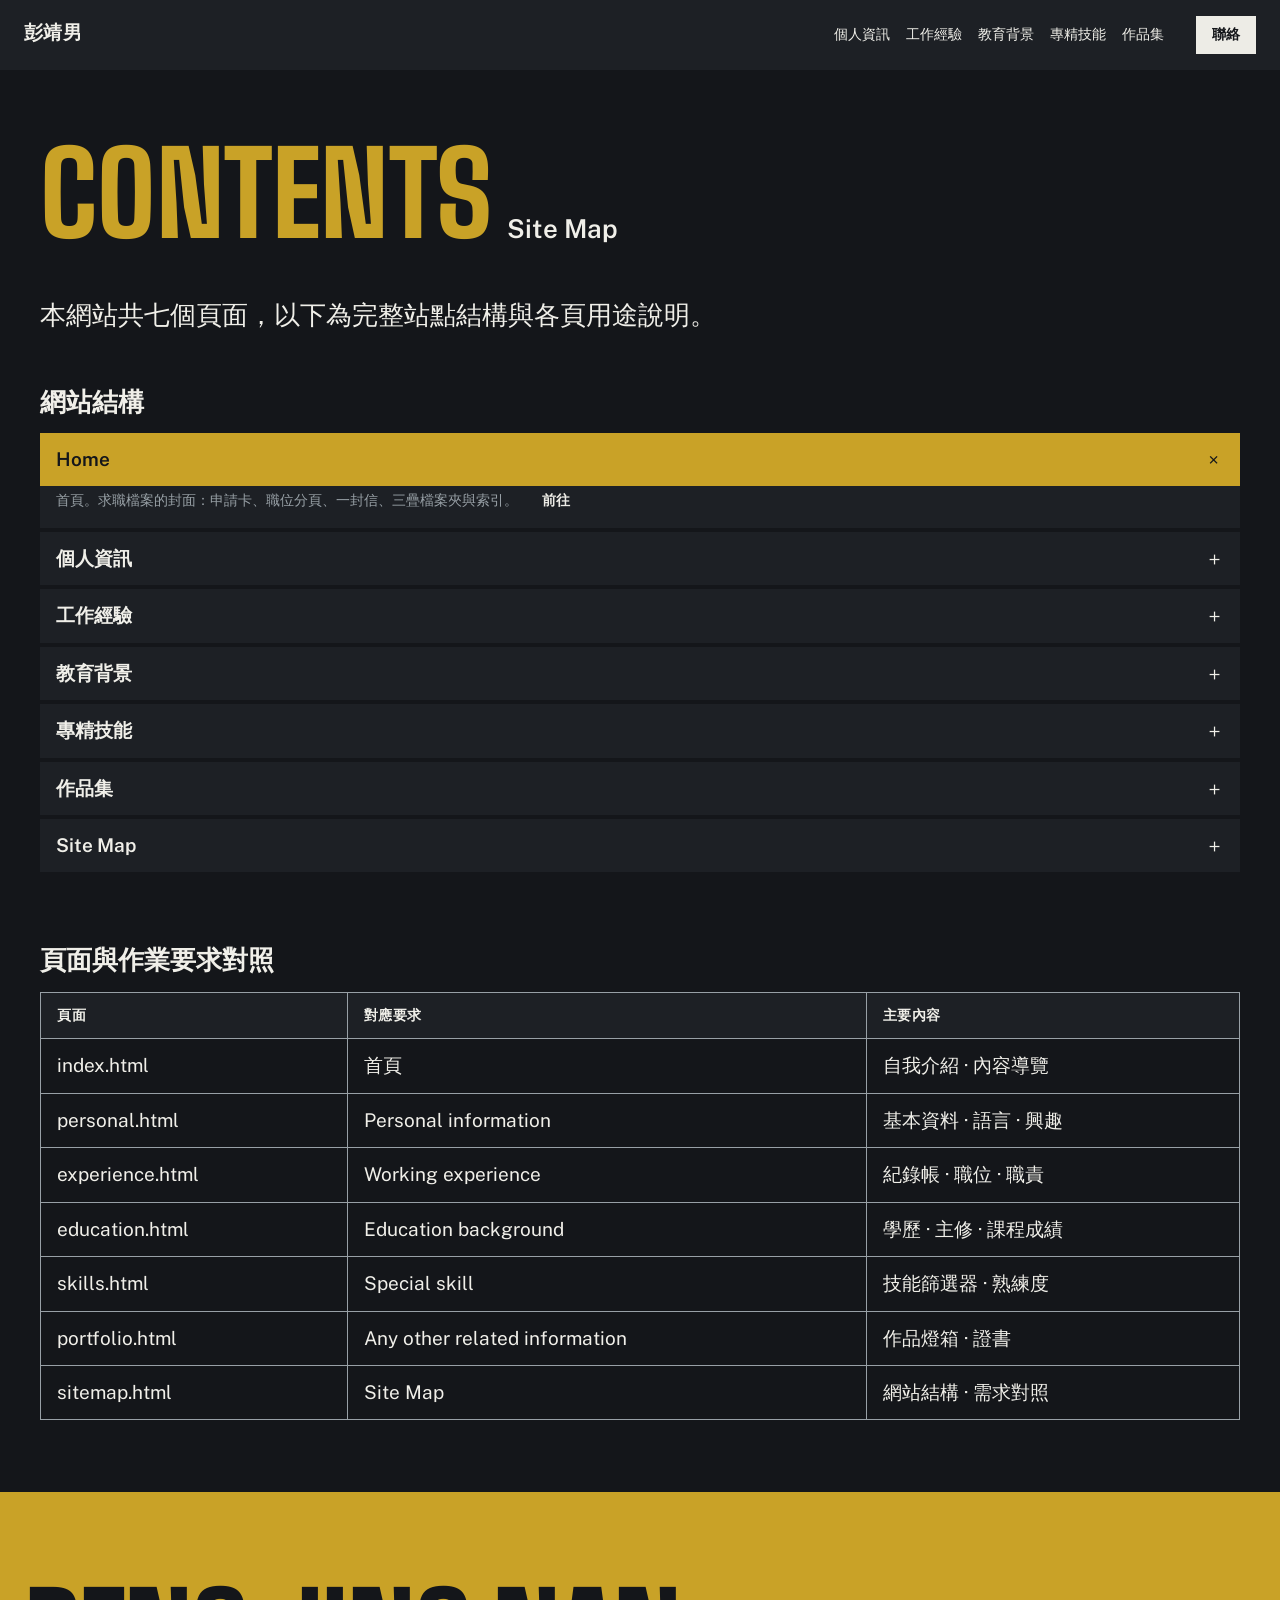
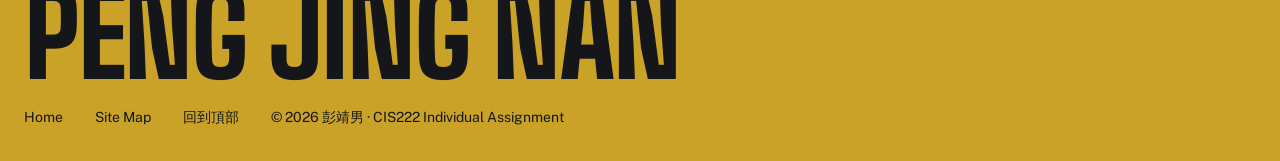
<file: sitemap.html>
<!DOCTYPE html>
<html lang="zh-Hant">
<head>
  <meta charset="UTF-8">
  <meta name="viewport" content="width=device-width, initial-scale=1.0">
  <title>Site Map · 彭靖男 PENG Jing Nan</title>
  <meta name="description" content="本網站的完整站點地圖，列出全部七個頁面及其內容用途。">
  <link rel="icon" href="assets/images/favicon.svg" type="image/svg+xml">
  <link rel="stylesheet" href="assets/css/dossier.css">
  <script>document.documentElement.classList.add('js');</script>
</head>
<body>

  <!-- 全站背景：引力場影片（材質層，不承載資訊、不接受互動） -->
  <div class="bgfield" aria-hidden="true">
    <video class="bgfield__video" autoplay muted loop playsinline preload="metadata">
      <source src="assets/video/field.mp4" type="video/mp4">
    </video>
  </div>

  <header class="masthead" id="top">
    <a class="masthead__mark" href="index.html">彭靖男</a>
    <nav class="masthead__links" aria-label="主導覽">
      <a href="personal.html">個人資訊</a>
      <a href="experience.html">工作經驗</a>
      <a href="education.html">教育背景</a>
      <a href="skills.html">專精技能</a>
      <a href="portfolio.html">作品集</a>
    </nav>
    <a class="masthead__act" href="index.html#contact">聯絡</a>
  </header>

  <main>

    <section class="pagehead">
      <p class="pagehead__en" data-rise data-rise-as="rise">Contents</p>
      <h1 class="pagehead__cn" data-rise data-rise-as="rise">Site Map</h1>
    </section>

    <!-- ===== R4：站點結構以目錄條呈現，每頁一條，展開顯示用途 ===== -->
    <section class="block">
      <p class="block__lead" data-rise data-rise-as="rise">
        本網站共七個頁面，以下為完整站點結構與各頁用途說明。
      </p>

      <div class="block__head" data-rise data-rise-as="rise">
        <h2>網站結構</h2>
      </div>

      <div class="bars">
        <details class="bar" open data-rise data-rise-as="push">
          <summary>Home <span class="bar__sign">＋</span></summary>
          <div class="bar__panel">
            <span>首頁。求職檔案的封面：申請卡、職位分頁、一封信、三疊檔案夾與索引。</span>
            <a href="index.html">前往</a>
          </div>
        </details>

        <details class="bar" data-rise data-rise-as="push">
          <summary>個人資訊 <span class="bar__sign">＋</span></summary>
          <div class="bar__panel">
            <span>基本資料、語言能力、興趣與個人照片。</span>
            <a href="personal.html">前往</a>
          </div>
        </details>

        <details class="bar" data-rise data-rise-as="push">
          <summary>工作經驗 <span class="bar__sign">＋</span></summary>
          <div class="bar__panel">
            <span>以紀錄帳列出職位、期間、機構與主要職責。</span>
            <a href="experience.html">前往</a>
          </div>
        </details>

        <details class="bar" data-rise data-rise-as="push">
          <summary>教育背景 <span class="bar__sign">＋</span></summary>
          <div class="bar__panel">
            <span>學歷、主修，以及相關課程與成績表格。</span>
            <a href="education.html">前往</a>
          </div>
        </details>

        <details class="bar" data-rise data-rise-as="push">
          <summary>專精技能 <span class="bar__sign">＋</span></summary>
          <div class="bar__panel">
            <span>可依分類篩選的技能清單與熟練度。</span>
            <a href="skills.html">前往</a>
          </div>
        </details>

        <details class="bar" data-rise data-rise-as="push">
          <summary>作品集 <span class="bar__sign">＋</span></summary>
          <div class="bar__panel">
            <span>作品與證書，作品支援點擊放大檢視。</span>
            <a href="portfolio.html">前往</a>
          </div>
        </details>

        <details class="bar" data-rise data-rise-as="push">
          <summary>Site Map <span class="bar__sign">＋</span></summary>
          <div class="bar__panel">
            <span>全站結構與各頁用途（即本頁）。</span>
            <a href="sitemap.html">前往</a>
          </div>
        </details>
      </div>
    </section>

    <!-- ===== 需求對照表：說明每頁對應作業的哪一項要求 ===== -->
    <section class="block">
      <div class="block__head" data-rise data-rise-as="rise">
        <h2>頁面與作業要求對照</h2>
      </div>

      <div class="table-wrap">
        <table class="table">
          <thead>
            <tr>
              <th scope="col" data-rise data-rise-as="rise">頁面</th>
              <th scope="col" data-rise data-rise-as="rise">對應要求</th>
              <th scope="col" data-rise data-rise-as="rise">主要內容</th>
            </tr>
          </thead>
          <tbody>
            <tr>
              <td data-rise data-rise-as="rise">index.html</td>
              <td data-rise data-rise-as="rise">首頁</td>
              <td data-rise data-rise-as="rise">自我介紹 · 內容導覽</td>
            </tr>
            <tr>
              <td data-rise data-rise-as="rise">personal.html</td>
              <td data-rise data-rise-as="rise">Personal information</td>
              <td data-rise data-rise-as="rise">基本資料 · 語言 · 興趣</td>
            </tr>
            <tr>
              <td data-rise data-rise-as="rise">experience.html</td>
              <td data-rise data-rise-as="rise">Working experience</td>
              <td data-rise data-rise-as="rise">紀錄帳 · 職位 · 職責</td>
            </tr>
            <tr>
              <td data-rise data-rise-as="rise">education.html</td>
              <td data-rise data-rise-as="rise">Education background</td>
              <td data-rise data-rise-as="rise">學歷 · 主修 · 課程成績</td>
            </tr>
            <tr>
              <td data-rise data-rise-as="rise">skills.html</td>
              <td data-rise data-rise-as="rise">Special skill</td>
              <td data-rise data-rise-as="rise">技能篩選器 · 熟練度</td>
            </tr>
            <tr>
              <td data-rise data-rise-as="rise">portfolio.html</td>
              <td data-rise data-rise-as="rise">Any other related information</td>
              <td data-rise data-rise-as="rise">作品燈箱 · 證書</td>
            </tr>
            <tr>
              <td data-rise data-rise-as="rise">sitemap.html</td>
              <td data-rise data-rise-as="rise">Site Map</td>
              <td data-rise data-rise-as="rise">網站結構 · 需求對照</td>
            </tr>
          </tbody>
        </table>
      </div>
    </section>

  </main>

  <footer class="colophon" data-rise data-rise-as="fade">
    <p class="colophon__name">Peng Jing Nan</p>
    <p class="colophon__meta">
      <a href="index.html">Home</a>
      <a href="sitemap.html">Site Map</a>
      <a href="#top">回到頂部</a>
      <span>© 2026 彭靖男 · CIS222 Individual Assignment</span>
    </p>
  </footer>

  <script src="assets/js/site.js"></script>
</body>
</html>
</file>
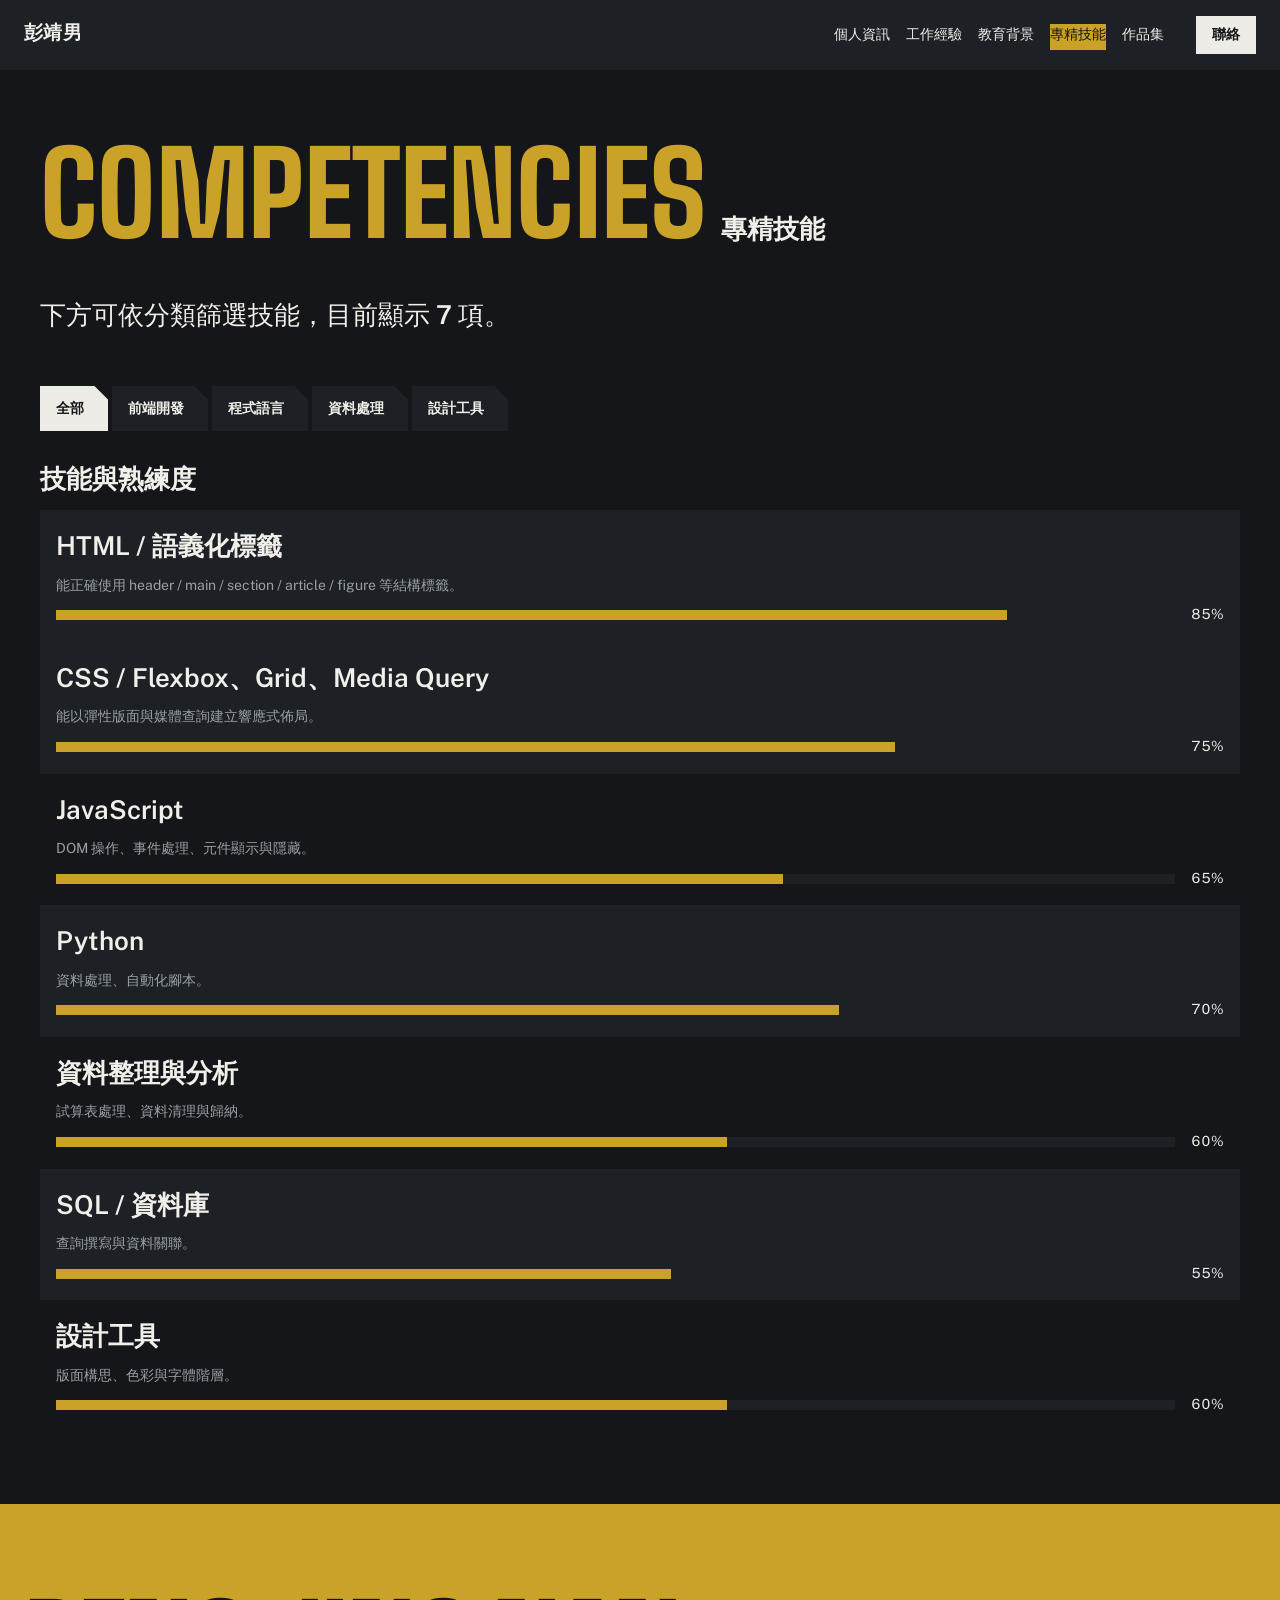
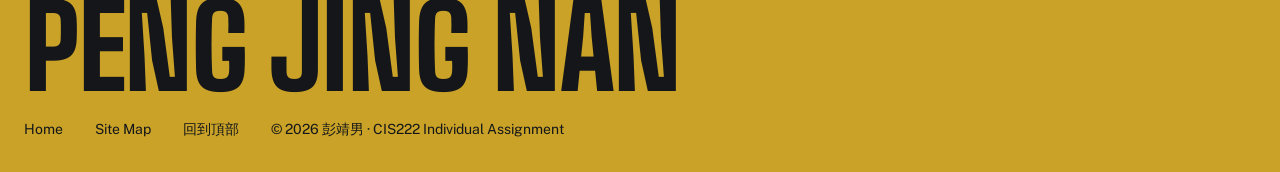
<file: skills.html>
<!DOCTYPE html>
<html lang="zh-Hant">
<head>
  <meta charset="UTF-8">
  <meta name="viewport" content="width=device-width, initial-scale=1.0">
  <title>專精技能 · 彭靖男 PENG Jing Nan</title>
  <meta name="description" content="彭靖男的技能清單與熟練度，可依分類篩選。">
  <link rel="icon" href="assets/images/favicon.svg" type="image/svg+xml">
  <link rel="stylesheet" href="assets/css/dossier.css">
  <script>document.documentElement.classList.add('js');</script>
</head>
<body>

  <!-- 全站背景：引力場影片（材質層，不承載資訊、不接受互動） -->
  <div class="bgfield" aria-hidden="true">
    <video class="bgfield__video" autoplay muted loop playsinline preload="metadata">
      <source src="assets/video/field.mp4" type="video/mp4">
    </video>
  </div>

  <header class="masthead" id="top">
    <a class="masthead__mark" href="index.html">彭靖男</a>
    <nav class="masthead__links" aria-label="主導覽">
      <a href="personal.html">個人資訊</a>
      <a href="experience.html">工作經驗</a>
      <a href="education.html">教育背景</a>
      <a href="skills.html" aria-current="page">專精技能</a>
      <a href="portfolio.html">作品集</a>
    </nav>
    <a class="masthead__act" href="index.html#contact">聯絡</a>
  </header>

  <main>

    <section class="pagehead">
      <p class="pagehead__en" data-rise data-rise-as="rise">Competencies</p>
      <h1 class="pagehead__cn" data-rise data-rise-as="rise">專精技能</h1>
    </section>

    <section class="block">
      <p class="block__lead" data-rise data-rise-as="rise">
        下方可依分類篩選技能，目前顯示
        <strong data-skill-count>7</strong> 項。
      </p>

      <!-- 篩選器：main.js 依賴這些 hook，改名會讓互動元件死掉 -->
      <div class="filterbar" data-skill-filter data-rise data-rise-as="rise">
        <button type="button" class="filterbar__btn is-selected" data-category="all">全部</button>
        <button type="button" class="filterbar__btn" data-category="web">前端開發</button>
        <button type="button" class="filterbar__btn" data-category="lang">程式語言</button>
        <button type="button" class="filterbar__btn" data-category="data">資料處理</button>
        <button type="button" class="filterbar__btn" data-category="design">設計工具</button>
      </div>

      <div class="block__head" data-rise data-rise-as="rise">
        <h2>技能與熟練度</h2>
      </div>

      <div class="skills">
        <article class="skillrow" data-skill-item data-category="web" data-rise data-rise-as="rise">
          <h3 class="skillrow__name" data-rise data-rise-as="rise">HTML / 語義化標籤</h3>
          <p class="skillrow__note" data-rise data-rise-as="rise">能正確使用 header / main / section / article / figure 等結構標籤。</p>
          <div class="skillrow__bar" data-rise data-rise-as="rise">
            
              <div class="lang__track"><span class="lang__fill" style="width:85%"></span></div>
              <span class="lang__value">85%</span>
            </div>
          </div>
        </article>

        <article class="skillrow" data-skill-item data-category="web" data-rise data-rise-as="rise">
          <h3 class="skillrow__name" data-rise data-rise-as="rise">CSS / Flexbox、Grid、Media Query</h3>
          <p class="skillrow__note" data-rise data-rise-as="rise">能以彈性版面與媒體查詢建立響應式佈局。</p>
          <div class="skillrow__bar" data-rise data-rise-as="rise">
            
              <div class="lang__track"><span class="lang__fill" style="width:75%"></span></div>
              <span class="lang__value">75%</span>
            </div>
          </div>
        </article>

        <article class="skillrow" data-skill-item data-category="lang" data-rise data-rise-as="rise">
          <h3 class="skillrow__name" data-rise data-rise-as="rise">JavaScript</h3>
          <p class="skillrow__note" data-rise data-rise-as="rise">DOM 操作、事件處理、元件顯示與隱藏。</p>
          <div class="skillrow__bar" data-rise data-rise-as="rise">
            
              <div class="lang__track"><span class="lang__fill" style="width:65%"></span></div>
              <span class="lang__value">65%</span>
            </div>
          </div>
        </article>

        <article class="skillrow" data-skill-item data-category="lang" data-rise data-rise-as="rise">
          <h3 class="skillrow__name" data-rise data-rise-as="rise">Python</h3>
          <p class="skillrow__note" data-rise data-rise-as="rise">資料處理、自動化腳本。</p>
          <div class="skillrow__bar" data-rise data-rise-as="rise">
            
              <div class="lang__track"><span class="lang__fill" style="width:70%"></span></div>
              <span class="lang__value">70%</span>
            </div>
          </div>
        </article>

        <!-- TODO: 依你的實際技能增減項目，並同步上方篩選按鈕與顯示筆數 -->
        <article class="skillrow" data-skill-item data-category="data" data-rise data-rise-as="rise">
          <h3 class="skillrow__name" data-rise data-rise-as="rise">資料整理與分析</h3>
          <p class="skillrow__note" data-rise data-rise-as="rise">試算表處理、資料清理與歸納。</p>
          <div class="skillrow__bar" data-rise data-rise-as="rise">
            
              <div class="lang__track"><span class="lang__fill" style="width:60%"></span></div>
              <span class="lang__value">60%</span>
            </div>
          </div>
        </article>

        <article class="skillrow" data-skill-item data-category="data" data-rise data-rise-as="rise">
          <h3 class="skillrow__name" data-rise data-rise-as="rise">SQL / 資料庫</h3>
          <p class="skillrow__note" data-rise data-rise-as="rise">查詢撰寫與資料關聯。</p>
          <div class="skillrow__bar" data-rise data-rise-as="rise">
            
              <div class="lang__track"><span class="lang__fill" style="width:55%"></span></div>
              <span class="lang__value">55%</span>
            </div>
          </div>
        </article>

        <article class="skillrow" data-skill-item data-category="design" data-rise data-rise-as="rise">
          <h3 class="skillrow__name" data-rise data-rise-as="rise">設計工具</h3>
          <p class="skillrow__note" data-rise data-rise-as="rise">版面構思、色彩與字體階層。</p>
          <div class="skillrow__bar" data-rise data-rise-as="rise">
            
              <div class="lang__track"><span class="lang__fill" style="width:60%"></span></div>
              <span class="lang__value">60%</span>
            </div>
          </div>
        </article>
      </div>
    </section>

  </main>

  <footer class="colophon" data-rise data-rise-as="fade">
    <p class="colophon__name">Peng Jing Nan</p>
    <p class="colophon__meta">
      <a href="index.html">Home</a>
      <a href="sitemap.html">Site Map</a>
      <a href="#top">回到頂部</a>
      <span>© 2026 彭靖男 · CIS222 Individual Assignment</span>
    </p>
  </footer>

  <script src="assets/js/site.js"></script>
  <script src="assets/js/main.js"></script>
</body>
</html>
</file>
<file: assets/css/dossier.css>
/* ============================================================
   求職申請檔案（The page is the object）
   方向：page-is-the-object · seed 2017272156
   材質：深墨桌面 + 信號橙 + 紙
   字體：Big Shoulders 800 / Public Sans 400–600（自架，無 CDN）
   ------------------------------------------------------------
   本檔為全站唯一樣式來源（index ＋ 六頁共用）。

   詞彙表紀律（依「參考站反推_attio.md」§3）：
     · 間距只有 8 個值（--s-1 ～ --s-8）＋ 2 個語意值（--band / --gutter）
     · 字級只有 5 級（--step-small / -body / -lead / -head / -display）
     · 行寬一律用 em，不寫 rem 或 ch
     · 元件裡不准另寫一次性 clamp()

   材質與動效規格依「執行層提示詞.md」§3／§4。
   ============================================================ */

/* ---------- 字體（自架 woff2，零外部請求） ---------- */
@font-face {
  font-family: 'Big Shoulders';
  src: url('../fonts/big-shoulders-800.woff2') format('woff2');
  font-weight: 800;
  font-style: normal;
  font-display: swap;
}

@font-face {
  font-family: 'Public Sans';
  src: url('../fonts/public-sans-400.woff2') format('woff2');
  font-weight: 400 600;
  font-style: normal;
  font-display: swap;
}

/* ---------- 設計權杖 ---------- */
:root {
  /* 石墨底 + 紙白 + 單一強調：黃銅 */
  --bg: #14161a;          /* 桌面：石墨（略帶暖調，讓紙白不刺眼） */
  --surface: #1d2025;     /* 色階一階：檔案夾、橫條底、頁首 */
  --ink: #f0efe9;         /* 主文字 */
  --muted: #98a0a6;       /* 次級文字 */
  --accent: #c9a227;      /* 黃銅：全站唯一的強調（深底上 7.49:1） */
  --accent-ink: #14161a;  /* 強調色上的字 */

  /* 紙：文件本體，放在石墨桌面上 */
  --paper: #edece6;
  --paper-ink: #14161a;
  --paper-muted: #5f666b;

  /* 紙面上的強調：黃銅在紙上只有 2.04:1，故備一階深銅（紙上 5.22:1） */
  --accent-paper: #7a5d0e;

  --field-1: #edece6;  --field-1-ink: #14161a;   /* 紙面 */
  --field-2: #1d2025;  --field-2-ink: #f0efe9;   /* 深色帶 */

  /* 字體 */
  --font-display: 'Big Shoulders', 'Noto Sans TC', 'Microsoft JhengHei', sans-serif;
  --font-text: 'Public Sans', 'Noto Sans TC', 'Microsoft JhengHei', 'PingFang TC', sans-serif;

  /* 五級字階。--step-display 是全站唯一展示級：
     首屏標題、頁尾大字、頁首英文、索引大字、聯絡列共用同一個 token。 */
  --step-small: 0.875rem;
  --step-body: clamp(1.0625rem, 1rem + 0.25vw, 1.1875rem);
  --step-lead: clamp(1.25rem, 1.1rem + 0.7vw, 1.625rem);
  --step-head: clamp(1.75rem, 1.2rem + 2vw, 2.75rem);
  --step-display: clamp(2.75rem, 9vw, 9rem);

  /* 間距尺度：只有 8 個值 */
  --s-1: 4px;
  --s-2: 8px;
  --s-3: 12px;
  --s-4: 16px;
  --s-5: 24px;
  --s-6: 32px;
  --s-7: 48px;
  --s-8: 72px;

  /* 語意值 */
  --band: 96px;    /* 區段上下留白 */
  --gutter: 24px;  /* 頁面左右 */
  --measure: 34em; /* 行寬上限（跟著字級縮放） */

  /* 動效 */
  --ease-out: cubic-bezier(0.22, 1, 0.36, 1);
  --ease-in-out: cubic-bezier(0.76, 0, 0.24, 1);
  --ease-soft: cubic-bezier(0.33, 1, 0.68, 1);
  --t-press: 140ms;
  --t-hover: 180ms;
  --t-ui: 240ms;
  --t-reveal: 800ms;
}

/* ---------- 可動畫的自訂屬性（@property） ----------
   一般自訂屬性不能被動畫（會被當字串）；宣告 syntax 與 initial-value
   之後，角度、數字、百分比都能補間。作品列的角度與掃描靠它。 */
@property --row-angle {
  syntax: '<angle>';
  inherits: false;
  initial-value: 0deg;
}

@property --row-sweep {
  syntax: '<percentage>';
  inherits: false;
  initial-value: 0%;
}

/* ---------- 基礎 ---------- */
*,
*::before,
*::after { box-sizing: border-box; }

html { -webkit-text-size-adjust: 100%; }

body {
  margin: 0;
  background: var(--bg);
  color: var(--ink);
  font-family: var(--font-text);
  font-size: var(--step-body);
  line-height: 1.55;
  -webkit-font-smoothing: antialiased;
}

h1, h2, h3, p, dl, dd, ul, figure { margin: 0; }

a {
  color: inherit;
  text-decoration: none;
  position: relative;
}

/* 底線用偽元素的 scaleX 畫出：hover 時底線從左長到 100%。
   不用 linear-gradient ：： 那在 inspect 會被判為「漸層填充」；
   這裡是實心線，視覺效果相同。 */
a::after {
  content: '';
  position: absolute;
  left: 0;
  right: 0;
  bottom: 0;
  height: 1px; /* taste-skill-ignore 連結底線屬介面細部，不是內容分隔線 */
  background-color: currentColor;
  transform: scaleX(0);
  transform-origin: left center;
  transition: transform var(--t-hover) var(--ease-out);
}

a:hover::after,
a:focus-visible::after { transform: scaleX(1); }

/* 焦點框用 --ink：紙面上 15.56:1、深底上 16.44:1，兩邊都看得見 */
:focus-visible {
  outline: 3px solid var(--ink);
  outline-offset: 3px;
}

::selection {
  background: var(--accent);
  color: var(--accent-ink);
}

/* ---------- 頁首 ---------- */
.masthead {
  display: flex;
  align-items: baseline;
  gap: var(--s-6);
  padding: var(--s-4) var(--gutter);
  background: var(--surface);
}

.masthead__mark {
  font-weight: 600;
  letter-spacing: 0.02em;
  color: var(--ink);
}

.masthead__links {
  display: flex;
  flex-wrap: wrap;
  gap: var(--s-4);
  margin-left: auto;
}

.masthead__links a {
  font-size: var(--step-small);
  color: var(--ink);
  padding-bottom: var(--s-1);
  transition: background-color var(--t-hover) var(--ease-out), color var(--t-hover) var(--ease-out);
}

.masthead__links a:hover,
.masthead__links a:focus-visible {
  background: var(--accent);
  color: var(--accent-ink);
}

/* 六頁共用：當前頁底色塊 */
.masthead__links a.is-here {
  background: var(--accent);
  color: var(--accent-ink);
}

.masthead__act {
  font-size: var(--step-small);
  font-weight: 600;
  background: var(--field-1);
  color: var(--field-1-ink);
  padding: var(--s-2) var(--s-4);
  transition: transform var(--t-press) var(--ease-out);
}

.masthead__act:active { transform: scale(0.98); }

/* ---------- 頁首區塊：英文與中文並排同一基線 ----------
   英文是展示級字，字級不小於中文，讀起來是一組鎖定字而非小標籤。 */
.pagehead {
  display: flex;
  flex-wrap: wrap;
  align-items: baseline;
  gap: var(--s-1) var(--s-4);
  max-width: 78rem;
  margin: 0 auto;
  padding: var(--s-8) var(--gutter) var(--s-7);
}

.pagehead__en {
  font-family: var(--font-display);
  font-weight: 800;
  font-size: var(--step-display);
  line-height: 0.9;
  text-transform: uppercase;
  letter-spacing: -0.005em;
  color: var(--accent);
}

.pagehead__cn {
  font-size: var(--step-lead);
  font-weight: 600;
  line-height: 1.1;
  color: var(--ink);
}

/* ---------- 區塊 ---------- */
.block {
  max-width: 78rem;
  margin: 0 auto;
  padding: 0 var(--gutter) var(--s-8);
}

.block__head {
  display: flex;
  flex-wrap: wrap;
  align-items: baseline;
  gap: var(--s-1) var(--s-5);
  margin-bottom: var(--s-4);
}

.block__head h2 {
  font-size: var(--step-lead);
  font-weight: 600;
  line-height: 1.2;
}

.block__note {
  font-size: var(--step-small);
  color: var(--muted);
}

.block__lead {
  font-size: var(--step-lead);
  line-height: 1.7;
  max-width: var(--measure);
  color: var(--ink);
  margin-bottom: var(--s-7);
}

/* ---------- 首屏：從檔案夾抽出一張申請卡 ---------- */
.hero {
  min-height: 100svh;
  display: grid;
  place-items: center;
  padding: var(--s-5) var(--gutter);
  background: var(--bg);
}

/* 遮罩容器：overflow hidden，卡片由下往上抽出 */
.hero__mask {
  position: relative;
  width: min(100%, 62rem);
  overflow: hidden;
  /* 底部留白給 canvas 畫的接觸陰影 */
  padding-bottom: 28px;
}

/* 傾斜層：JS 只改這一層的 transform，與抽出動畫分開控制 */
.card__tilt {
  transform-origin: 50% 60%;
  will-change: transform;
}

.card__tab {
  position: absolute;
  top: 0;
  left: 0;
  width: 148px;
  height: 34px;
  background: var(--accent);
  clip-path: polygon(0 0, calc(100% - 18px) 0, 100% 100%, 0 100%);
  z-index: 2;
}

.js .card__tab {
  opacity: 0;
  animation: tab-in var(--t-reveal) var(--ease-out) 0ms forwards;
}

@keyframes tab-in {
  to { opacity: 1; }
}

.card {
  position: relative;
  width: 100%;
  background: var(--paper);
  color: var(--paper-ink);
  /* canvas 不可用時的純 CSS 打孔邊 */
  border-bottom: 6px dotted var(--muted);
  /* 上留白讓標籤壓在卡片左上角，讀作「卡片插在標籤後面」 */
  padding: var(--s-7) var(--s-6) var(--s-6);
  display: flex;
  flex-direction: column;
  justify-content: space-between;
  gap: var(--s-6);
  min-height: min(54svh, 30rem);
}

/* canvas 材質層：只畫材質，文字全在 DOM。z-index -1 讓它落在卡片底圖。 */
.card__grain {
  position: absolute;
  /* 下緣多留 28px 給接觸陰影：影子是紙落在桌面上的投影，
     必須畫在紙張之外。 */
  inset: 0 0 -28px 0;
  width: 100%;
  height: calc(100% + 28px);
  z-index: 0;
  pointer-events: none;
}

/* 卡片內容在 canvas 之上 */
.card__title,
.card__body,
.card__foot { position: relative; z-index: 1; }

/* canvas 可用時，紙由 canvas 畫；不可用時退回純 CSS 版本 */
.card.has-canvas {
  background: transparent;
  border-bottom: 0;
  padding-bottom: calc(var(--s-6) + 6px);
}

/* 招牌動作：抽出檔案。含 blur(6px) → blur() 的物理感。 */
.js .card {
  opacity: 0;
  transform: translateY(18%);
  filter: blur(6px);
  animation: card-draw var(--t-reveal) var(--ease-out) 160ms forwards;
}

@keyframes card-draw {
  to { opacity: 1; transform: none; filter: blur(0); }
}

.card__title {
  display: flex;
  justify-content: space-between;
  align-items: baseline;
  gap: var(--s-3);
  font-family: var(--font-display);
  font-weight: 800;
  font-size: var(--step-display);
  line-height: 0.9;
  letter-spacing: -0.005em;
  text-transform: uppercase;
}

.card__body {
  display: flex;
  flex-wrap: wrap;
  gap: var(--s-5) var(--s-7);
  align-items: flex-start;
}

.facts {
  display: flex;
  flex-direction: column;
  gap: var(--s-1);
  font-size: var(--step-body);
  line-height: 1.15;
}

.facts div { display: flex; gap: var(--s-2); }

.facts dt {
  font-size: var(--step-small);
  font-weight: 600;
  opacity: 0.75;
  min-width: 3.5em;
}

.facts dd { margin: 0; }

.card__line {
  font-size: var(--step-lead);
  line-height: 1.2;
  max-width: 22em;
  font-weight: 600;
}

.card__foot {
  display: flex;
  align-items: center;
  gap: var(--s-5);
  flex-wrap: wrap;
  font-size: var(--step-small);
}

.card__credit { margin-right: auto; opacity: 0.8; }

.btn {
  display: inline-block;
  background: var(--accent);
  color: var(--accent-ink);
  font-weight: 600;
  padding: var(--s-3) var(--s-5);
  transition: background-color var(--t-hover) var(--ease-out),
              color var(--t-hover) var(--ease-out),
              transform var(--t-press) var(--ease-out);
}

.btn:hover,
.btn:focus-visible { background: var(--paper-ink); color: var(--paper); }

.btn:active { transform: scale(0.98); }

/* 填色控制項與整列連結不要底線 */
.btn::after,
.masthead__act::after,
.card__link::after { content: none; }

.card__link { text-decoration: underline; text-underline-offset: 4px; }

/* ---------- 職位分頁（互動元件） ---------- */
.role {
  padding: 0 0 var(--band);
  background: var(--bg);
}

.role__tabs {
  display: flex;
  flex-wrap: wrap;
  gap: var(--s-1);
  padding: 0 var(--gutter);
  max-width: 78rem;
  margin: 0 auto;
}

.role__tab {
  font: inherit;
  font-size: var(--step-small);
  font-weight: 600;
  border: 0;
  cursor: pointer;
  background: var(--surface);
  color: var(--ink);
  padding: var(--s-3) var(--s-5) var(--s-3) var(--s-4);
  clip-path: polygon(0 0, calc(100% - 14px) 0, 100% 14px, 100% 100%, 0 100%);
  transition: background-color var(--t-hover) var(--ease-out),
              color var(--t-hover) var(--ease-out),
              transform var(--t-press) var(--ease-out);
}

.role__tab:hover { color: var(--accent); }

.role__tab:active { transform: scale(0.98); }

.role__tab[aria-selected='true'] {
  background: var(--paper);
  color: var(--paper-ink);
}

.role__panels {
  max-width: 78rem;
  margin: 0 auto;
  padding: 0 var(--gutter);
}

.role__panel {
  background: var(--paper);
  color: var(--paper-ink);
  padding: var(--s-6);
  display: grid;
  grid-template-columns: minmax(0, 1fr) minmax(0, 1fr);
  gap: var(--s-6);
}

.role__panel p { max-width: 30em; }

.role__panel ul {
  list-style: none;
  padding: 0;
  display: flex;
  flex-direction: column;
  gap: var(--s-2);
  font-size: var(--step-small);
  color: var(--paper-muted);
}

/* 無 JS 時全部展開；有 JS 才收起未選中的 */
.js .role__panel { display: none; }
.js .role__panel.is-on { display: grid; }

/* ---------- 文件頁：一封信 ---------- */
.letter {
  padding: var(--band) var(--gutter);
  /* 桌面層：不擋背景影片。
     信紙本身仍是不透明的紙（§4.8：紙必須是不透明的），
     所以影片從紙與紙之間的留白處透出來，而不是從紙面裡透出來。 */
  background: transparent;
  display: grid;
  place-items: center;
}

.sheet {
  position: relative;
  width: min(100%, 40rem);
  background: var(--paper);
  color: var(--paper-ink);
  padding: var(--s-8);
  /* 打孔撕線，不是扇貝、不是漸層 */
  border-bottom: 6px dotted var(--muted);
}

/* 信紙的材質層：canvas 只在 CSS 的紙上疊一層纖維紋理 */
.sheet__grain {
  position: absolute;
  inset: 0;
  width: 100%;
  height: 100%;
  z-index: 0;
  pointer-events: none;
}

/* 信紙文字壓在 canvas 之上 */
.sheet > p { position: relative; z-index: 1; }

/* 信紙的底色與打孔邊留在 CSS：
   canvas 在這裡只疊一層纖維紋理，不取代紙。
   底色一撤，靜態分析就會把這頁判成「透明區塊上放深色字」（對比 1:1），
   也會把整頁判成空畫面。 */

.sheet__who {
  font-family: var(--font-display);
  font-weight: 800;
  font-size: var(--step-head);
  line-height: 1;
  text-transform: uppercase;
  letter-spacing: -0.005em;
}

.sheet__cn {
  font-size: var(--step-small);
  font-weight: 600;
  color: var(--paper-muted);
  margin-top: var(--s-1);
}

.sheet p {
  font-size: var(--step-body);
  line-height: 1.7;
  max-width: 32em;
  margin-top: var(--s-5);
}

.sheet p:first-of-type { margin-top: var(--s-7); }

/* 紙上的強調只能用深墨（信號橙上紙是 2.84:1，禁用） */
.sheet__mark {
  background: var(--bg);
  color: var(--ink);
  padding: 0 var(--s-1);
}

.sheet__sign {
  margin-top: var(--s-7);
  font-size: var(--step-lead);
  font-weight: 600;
}

.sheet__role {
  font-size: var(--step-small);
  color: var(--paper-muted);
  margin-top: var(--s-1);
}

/* 撕線存根：打孔線已在 .sheet 底邊 */
.stub {
  width: min(100%, 40rem);
  margin-top: var(--s-5);
  padding-top: var(--s-4);
  display: flex;
  flex-wrap: wrap;
  align-items: center;
  gap: var(--s-3);
  font-size: var(--step-small);
}

.stub__mail { color: var(--ink); }

.stub__note { color: var(--muted); }

/* ---------- 作品：三疊檔案夾 ---------- */
.folders {
  padding: var(--band) var(--gutter);
  /* 桌面層：三疊檔案夾之間與四周透出引力場影片 */
  background: transparent;
}

.folders__head {
  max-width: 78rem;
  margin: 0 auto var(--s-7);
  display: flex;
  flex-wrap: wrap;
  align-items: baseline;
  gap: var(--s-1) var(--s-5);
}

.folders__head h2 {
  font-size: var(--step-head);
  font-weight: 600;
}

.folders__head p {
  font-size: var(--step-small);
  color: var(--muted);
}

.folder {
  position: relative;
  max-width: 78rem;
  margin: 0 auto var(--s-2);
  padding: var(--s-7) var(--s-6) var(--s-6);
  min-height: 42svh;
  display: flex;
  flex-direction: column;
  justify-content: space-between;
  gap: var(--s-5);
}

/* 檔案夾三張：紙 / 深色帶 / 桌面，靠明度分層 */
/* 三張檔案夾疊在透亮的桌面上。
   第一張是紙：不透明。理由有兩個 —— 一是背景場亮度只有 0.008～0.078，
   亮紙半透等於什麼都看不見；二是可及性分析只認 alpha ≥ 0.9 的底色，
   紙上的墨字在半透明紙上會被判成「深墨字疊石墨底」對比 1:1。
   第二、三張是深色，可以半透：引力場的亮紋會隔著紙透出來。 */
.folder--1 { background: var(--paper);   color: var(--paper-ink); }
.folder--2 { background: color-mix(in srgb, var(--surface) 62%, transparent); color: var(--ink); }
.folder--3 { background: color-mix(in srgb, var(--bg) 62%, transparent);      color: var(--ink); }

.folder__tab {
  position: absolute;
  top: 0;
  left: 0;
  width: 132px;
  height: 34px;
  clip-path: polygon(0 0, calc(100% - 18px) 0, 100% 100%, 0 100%);
}

.folder--1 .folder__tab { background: var(--paper-muted); }
.folder--2 .folder__tab { background: var(--accent); }
.folder--3 .folder__tab { background: var(--muted); }

.folder__title {
  font-size: var(--step-head);
  font-weight: 600;
  line-height: 1.1;
  max-width: 18em;
  margin-top: var(--s-2);
}

.folder__meta {
  display: flex;
  flex-wrap: wrap;
  gap: var(--s-2) var(--s-6);
  font-size: var(--step-small);
  font-weight: 600;
}

.folder__desc {
  font-size: var(--step-body);
  max-width: 40em;
  opacity: 0.92;
}

.folder__list {
  list-style: none;
  padding: 0;
  display: flex;
  flex-wrap: wrap;
  gap: var(--s-1);
}

/* 淡染跟著底色走：紙上深染，深底上淺染 */
.folder__list li {
  font-size: var(--step-small);
  padding: var(--s-1) var(--s-3);
  background: rgba(0, 0, 0, 0.14);
}

.folder--2 .folder__list li,
.folder--3 .folder__list li { background: rgba(242, 244, 242, 0.12); }

/* ---------- 索引：一個大字 + 可展開的橫條 ---------- */
.index {
  padding: var(--band) 0;
  background: var(--surface);
}

.index__inner {
  max-width: 78rem;
  margin: 0 auto;
  padding: 0 var(--gutter);
}

/* 持續運動：外層隨捲動做垂直位移，不支援的瀏覽器直接靜止 */
.index__drift { display: block; }

@media (prefers-reduced-motion: no-preference) {
  .index__drift {
    animation: index-drift linear both;
    animation-timeline: view();
  }
}

@keyframes index-drift {
  from { transform: translateY(-6%); }
  to   { transform: translateY(6%); }
}

/* 柔邊揭幕：mask-size 由 0% 到 100%，比硬裁切柔和 */
.index__reveal {
  -webkit-mask-image: linear-gradient(to top, #000 0 100%, transparent 100%); /* taste-skill-ignore 遮罩用的漸層，不可見 */
  mask-image: linear-gradient(to top, #000 0 100%, transparent 100%); /* taste-skill-ignore 遮罩用的漸層，不可見 */
  -webkit-mask-size: 100% 0%;
  mask-size: 100% 0%;
  -webkit-mask-repeat: no-repeat;
  mask-repeat: no-repeat;
  transition: -webkit-mask-size var(--t-reveal) var(--ease-out),
              mask-size var(--t-reveal) var(--ease-out);
}

.index__reveal.is-open {
  -webkit-mask-size: 100% 100%;
  mask-size: 100% 100%;
}

.index__word {
  font-family: var(--font-text);
  font-weight: 600;
  font-size: var(--step-display);
  line-height: 0.9;
  letter-spacing: -0.03em;
  color: var(--accent);
  margin-bottom: var(--s-5);
}

.index__bars {
  display: flex;
  flex-direction: column;
  gap: var(--s-1);
}

.bar { background: var(--surface); }

.bar summary {
  list-style: none;
  cursor: pointer;
  display: flex;
  align-items: center;
  gap: var(--s-3);
  padding: var(--s-3) var(--s-4);
  font-size: var(--step-body);
  font-weight: 600;
  color: var(--ink);
  transition: background-color var(--t-hover) var(--ease-out), color var(--t-hover) var(--ease-out);
}

.bar summary::-webkit-details-marker { display: none; }

.bar summary:hover { background: var(--bg); color: var(--accent); }

.bar__sign {
  margin-left: auto;
  font-weight: 400;
  transition: transform var(--t-ui) var(--ease-out);
}

/* 展開時 ＋ 旋轉 45° 變 × */
.bar[open] .bar__sign { transform: rotate(45deg); }

.bar[open] summary { background: var(--accent); color: var(--accent-ink); }

.bar__panel {
  padding: var(--s-1) var(--s-4) var(--s-4);
  font-size: var(--step-small);
  color: var(--muted);
}

/* 只在展開時排版：若在基礎樣式寫 display，會蓋掉 <details> 的原生收合 */
.bar:not([open]) .bar__panel { display: none; }

.bar[open] .bar__panel {
  display: flex;
  flex-wrap: wrap;
  gap: var(--s-1) var(--s-5);
  align-items: baseline;
}

.bar__panel a {
  color: var(--field-1);
  font-weight: 600;
}

/* ---------- 聯絡：地址以展示級字排成列 ---------- */
.contact {
  /* 上方留白：索引最後一列與聯絡列的大字之間要拉開，
     否則小字會被讀成大字上方的小標籤。 */
  padding: var(--s-6) 0 var(--band);
  background: var(--bg);
}

.contact__row {
  display: flex;
  align-items: flex-end;
  min-height: 150px;
  padding: 0 var(--gutter) var(--s-5);
  font-family: var(--font-display);
  font-weight: 800;
  font-size: var(--step-display);
  line-height: 0.95;
  letter-spacing: -0.01em;
  text-transform: uppercase;
}

.contact__row span {
  display: block;
  width: 100%;
  max-width: 78rem;
  margin: 0 auto;
  overflow-wrap: anywhere;
}

.contact__row:nth-child(odd) { background: var(--surface); }

.contact__row a:hover { color: var(--field-1); }

.contact__note {
  max-width: 78rem;
  margin: var(--s-6) auto 0;
  padding: 0 var(--gutter);
  font-size: var(--step-small);
  color: var(--muted);
}

/* ---------- 頁尾：名字回到滿寬 ---------- */
.colophon {
  background: var(--accent);
  color: var(--accent-ink);
  /* 上方留白拉到 --band：頁尾的大字與上一段的小字之間要拉開，
     否則小字會被讀成大字上方的小標籤。 */
  padding: var(--band) var(--gutter) var(--s-6);
}

.colophon__name {
  font-family: var(--font-display);
  font-weight: 800;
  font-size: var(--step-display);
  line-height: 0.82;
  letter-spacing: -0.02em;
  text-transform: uppercase;
}

.colophon__meta {
  display: flex;
  flex-wrap: wrap;
  gap: var(--s-3) var(--s-6);
  margin-top: var(--s-5);
  font-size: var(--step-small);
}

.colophon__meta a:hover { background-size: 100% 1px; }

/* ============================================================
   進場動效（§4.3）
   隱藏狀態只寫在 .js 之下 ：： 無 JS 時全部內容完整可見。
   六種進場，依 data-rise-as 分流；--step 是錯開步長，--base 是基準延遲，
   兩者由 JS 讀取後算出每個元素的 --d。
   ============================================================ */
[data-rise-as='drop'] { --step: 60ms; }
[data-rise-as='rise'] { --step: 70ms; }
[data-rise-as='push'] { --step: 50ms; }
[data-rise-as='wipe'] { --step: 80ms; }

.js [data-rise] { opacity: 0; }

.js [data-rise].is-in {
  opacity: 1;
  transition: opacity var(--t-ui) var(--ease-out),
              transform var(--t-ui) var(--ease-out),
              clip-path var(--t-reveal) var(--ease-out);
  transition-delay: var(--d, 0ms);
}

/* ① 落下：職位分頁標籤 */
.js [data-rise][data-rise-as='drop'] { transform: translateY(-12px); }
.js [data-rise][data-rise-as='drop'].is-in { transform: none; }

/* ② 升起：信紙逐段 */
.js [data-rise][data-rise-as='rise'] { transform: translateY(24px); }
.js [data-rise][data-rise-as='rise'].is-in { transform: none; }

/* ③ 擦出：檔案夾標籤、聯絡列
   初始狀態留 2px 可見窄條：零寬度的元素沒有任何可相交面積，
   IntersectionObserver 永遠不會觸發，元素會永久卡在隱藏狀態。 */
.js [data-rise][data-rise-as='wipe'] { clip-path: inset(0 calc(100% - 2px) 0 0); }
.js [data-rise][data-rise-as='wipe'].is-in { clip-path: inset(0); }

/* ④ 推入：索引橫條 */
.js [data-rise][data-rise-as='push'] { transform: translateX(-16px); }
.js [data-rise][data-rise-as='push'].is-in { transform: none; }

/* ⑤ 揭開：索引大字，遮罩由下往上 */
.js [data-rise][data-rise-as='mask'] { overflow: hidden; }
.js [data-rise][data-rise-as='mask'] > :first-child { transform: translateY(100%); }
.js [data-rise][data-rise-as='mask'].is-in > :first-child {
  transform: none;
  transition: transform var(--t-reveal) var(--ease-out);
  transition-delay: var(--d, 0ms);
}

/* ⑥ 只淡入：頁尾、檔案夾本體，不位移 */
.js [data-rise][data-rise-as='fade'] { /* 無位移 */ }

/* 檔案夾本體比標籤晚 120ms 出場 */
.folder { --base: 120ms; }

/* ---------- reduced-motion：命名變體，不是全部關掉 ---------- */
@media (prefers-reduced-motion: reduce) {
  /* 選擇器必須與各進場類型的規則同特異度（0,3,0）且排在後面，
     否則會被 .js [data-rise][data-rise-as='drop'] 之類蓋掉，
     結果內容看得見卻仍帶著位移。 */
  .js [data-rise][data-rise-as],
  .js [data-rise][data-rise-as].is-in {
    opacity: 1;
    transform: none;
    clip-path: none;
    filter: none;
    transition: none;
  }

  .js [data-rise][data-rise-as='mask'] > :first-child,
  .js [data-rise][data-rise-as='mask'].is-in > :first-child {
    transform: none;
    transition: none;
  }

  /* 招牌動作：跳過位移，只留 0.2s 淡入 */
  .js .card {
    animation: rm-fade 0.2s linear 160ms forwards;
    opacity: 0;
    transform: none;
    filter: none;
  }

  @keyframes rm-fade {
    from { opacity: 0; }
    to   { opacity: 1; }
  }

  .js .card__tab { animation: rm-fade 0.2s linear 0ms forwards; opacity: 0; }

  .index__drift { animation: none; }
  .index__reveal { -webkit-mask-size: 100% 100%; mask-size: 100% 100%; transition: none; }
  .bar__sign { transition: none; }
  .card__tilt { transform: none !important; }
}

/* ---------- 響應式 ---------- */
@media (max-width: 60rem) {
  .role__panel { grid-template-columns: 1fr; gap: var(--s-4); }
}

@media (max-width: 44rem) {
  .masthead { flex-wrap: wrap; gap: var(--s-2) var(--s-3); }
  .masthead__links { order: 3; width: 100%; margin-left: 0; gap: var(--s-3); }
  .masthead__act { margin-left: auto; }

  .hero { padding: var(--s-3) var(--gutter); }
  .card__tab { width: 108px; height: 26px; }
  .card { padding: var(--s-6) var(--s-5) var(--s-5); gap: var(--s-5); min-height: 0; }
  .card__title { flex-wrap: wrap; justify-content: flex-start; }
  .card__body { gap: var(--s-4); }
  .card__line { font-size: var(--step-body); max-width: 26em; }
  .card__foot { gap: var(--s-3); }
  .card__credit { width: 100%; margin-right: 0; }

  .role { padding-bottom: var(--band); }
  .role__tab { padding: var(--s-3) var(--s-4) var(--s-3) var(--s-3); }
  .role__panel { padding: var(--s-5); }

  .letter { padding: var(--s-8) var(--gutter); }
  .sheet { padding: var(--s-6) var(--s-5) var(--s-6); }

  .folders { padding: var(--s-8) var(--gutter); }
  .folder { padding: var(--s-6) var(--s-4) var(--s-5); min-height: 0; }
  .folder__title { font-size: var(--step-lead); max-width: none; }

  .index { padding: var(--s-8) 0; }

  .contact__row { min-height: 104px; padding-bottom: var(--s-3); }

  .colophon { padding: var(--s-8) var(--gutter) var(--s-5); }
}

/* ============================================================
   六頁共用元件
   ============================================================ */

/* ---------- 兩欄：非對稱，左窄右寬 ---------- */
.split {
  display: grid;
  grid-template-columns: minmax(0, 22rem) minmax(0, 1fr);
  gap: var(--s-5) var(--s-7);
  align-items: start;
}

/* 右欄：各節縱向堆疊，節與節之間用間隙而非線 */
.particulars {
  display: flex;
  flex-direction: column;
  gap: var(--s-6);
}

/* ---------- 照片位：紙面填色方塊，3/4 直式 ----------
   紙上只能有墨色：信號橙上紙是 2.84:1（§3.2 禁用組合），
   所以標示字用 --paper-muted（5.05:1）。 */
.portrait { margin: 0; }

.portrait__ph {
  aspect-ratio: 3 / 4;
  background: var(--paper);
  display: flex;
  align-items: center;
  justify-content: center;
  color: var(--paper-muted);
  font-size: var(--step-small);
  letter-spacing: 0.1em;
}

.portrait__cap {
  margin-top: var(--s-3);
  font-size: var(--step-small);
  color: var(--muted);
}

/* ---------- 基本資料：沿用 .facts，改兩欄網格、左對齊 ---------- */
.facts--grid {
  display: grid;
  grid-template-columns: repeat(2, minmax(0, 1fr));
  gap: var(--s-3) var(--s-7);
}

/* ---------- 語言能力：填色塊 + 數字，無漸層 ---------- */
.langs {
  display: flex;
  flex-direction: column;
  gap: var(--s-4);
}

.lang {
  display: grid;
  grid-template-columns: minmax(0, 1fr) auto;
  gap: var(--s-1) var(--s-4);
  align-items: baseline;
}

.lang__label {
  font-size: var(--step-small);
  color: var(--ink);
}

.lang__value {
  font-size: var(--step-small);
  color: var(--ink);
  font-variant-numeric: tabular-nums;
}

.lang__track {
  grid-column: 1 / -1;
  height: 10px;
  background: var(--surface);
}

.lang__fill {
  display: block;
  height: 100%;
  background: var(--accent);
}

/* ---------- 興趣：填色標籤，直角、無邊框 ---------- */
.interests {
  list-style: none;
  margin: 0;
  padding: 0;
  display: flex;
  flex-wrap: wrap;
  gap: var(--s-2);
}

.interests li {
  background: var(--surface);
  color: var(--ink);
  font-size: var(--step-small);
  padding: var(--s-2) var(--s-4);
}

/* ---------- 紀錄列：左期間、中名稱、右機構 ---------- */
.records {
  list-style: none;
  margin: 0;
  padding: 0;
}

.record {
  display: grid;
  grid-template-columns: minmax(6rem, 11rem) minmax(0, 1.2fr) minmax(0, 1fr);
  gap: var(--s-1) var(--s-6);
  align-items: baseline;
  padding: var(--s-5);
  background: var(--surface);
}

.record:nth-child(even) { background: var(--bg); }

.record__period {
  font-size: var(--step-small);
  color: var(--muted);
  font-variant-numeric: tabular-nums;
  letter-spacing: 0.02em;
}

.record__title {
  font-size: var(--step-lead);
  font-weight: 600;
  line-height: 1.15;
}

.record__org {
  font-size: var(--step-small);
  color: var(--muted);
}

/* ---------- 表格：唯一允許有框線的地方 ---------- */
.table-wrap { overflow-x: auto; }

.table {
  width: 100%;
  border-collapse: collapse;
  font-size: var(--step-body);
}

.table th,
.table td {
  border: 1px solid var(--muted); /* taste-skill-ignore 真實表格框線，§2.2 明文允許 */
  padding: var(--s-3) var(--s-4);
  text-align: left;
  vertical-align: baseline;
}

.table th {
  background: var(--surface);
  color: var(--ink);
  font-weight: 600;
  font-size: var(--step-small);
  letter-spacing: 0.04em;
}

.table__num {
  text-align: right;
  font-variant-numeric: tabular-nums;
}

/* 表格逐列進場：第二、三列各延後一輪，讀起來像成績單逐行寫上 */
.table tbody tr:nth-child(2) td { --base: 210ms; }
.table tbody tr:nth-child(3) td { --base: 420ms; }

/* ---------- 工作紀錄：每筆經歷一個區塊 ---------- */
.service {
  display: flex;
  flex-direction: column;
  gap: var(--s-2);
  padding: var(--s-6);
  background: var(--surface);
}

.service:nth-child(even) { background: var(--bg); }

.service__head {
  display: flex;
  flex-wrap: wrap;
  align-items: baseline;
  gap: var(--s-1) var(--s-4);
  font-size: var(--step-lead);
  font-weight: 600;
}

.service__period {
  font-size: var(--step-small);
  color: var(--muted);
  font-variant-numeric: tabular-nums;
}

.service__body {
  max-width: var(--measure);
  font-size: var(--step-body);
  line-height: 1.7;
  color: var(--ink);
}

.service__body p { margin-top: var(--s-3); }
.service__body p:first-child { margin-top: 0; }

.service__body ul {
  padding-left: var(--s-5);
  margin-top: var(--s-3);
}

/* ---------- 能力檢定表（skills） ---------- */
.skillrow {
  padding: var(--s-4);
  background: var(--surface);
}

.skillrow:nth-child(even) { background: var(--bg); }

.skillrow__name {
  font-size: var(--step-lead);
  font-weight: 600;
  margin-bottom: var(--s-2);
}

.skillrow__note {
  margin: var(--s-2) 0 0;
  font-size: var(--step-small);
  color: var(--muted);
}

/* ---------- 作品樣張：一行一筆（§7⑤） ---------- */
.works {
  list-style: none;
  margin: 0;
  padding: 0;
}

.work {
  display: grid;
  grid-template-columns: minmax(0, 1.1fr) minmax(0, 1.4fr) auto;
  gap: var(--s-2) var(--s-5);
  align-items: baseline;
  min-height: 64px;
  padding: var(--s-4) var(--s-4);
  background: var(--bg);
  transition: background-color var(--t-hover) var(--ease-out),
              color var(--t-hover) var(--ease-out);
}

.work:nth-child(even) { background: var(--surface); }

.work:hover,
.work:focus-visible {
  background: var(--paper);
  color: var(--paper-ink);
}

.work__name {
  font-size: var(--step-lead);
  font-weight: 600;
}

.work__desc {
  font-size: var(--step-small);
  color: var(--muted);
  transition: color var(--t-hover) var(--ease-out);
}

.work:hover .work__desc,
.work:focus-visible .work__desc { color: var(--paper-muted); }

.work__year {
  font-size: var(--step-small);
  color: var(--muted);
  font-variant-numeric: tabular-nums;
  text-align: right;
  transition: color var(--t-hover) var(--ease-out);
}

.work:hover .work__year,
.work:focus-visible .work__year { color: var(--paper-muted); }

/* 群組 hover 編排：游標所在列滿對比，同組其他列轉 --muted。
   不用低透明度 ：： 可讀文字必須維持 4.5:1。 */
.works.is-pointing .work:not(.is-point) { color: var(--muted); }
.works.is-pointing .work:not(.is-point) .work__name { color: var(--muted); }

/* 作品列的角度指示器：@property 驅動，零 JS 動畫 */
.work__mark {
  display: inline-block;
  width: 0;
  height: 0;
  border-left: 6px solid var(--accent);
  border-bottom: 6px solid transparent;
  transform: rotate(var(--row-angle));
  transition: --row-angle var(--t-ui) var(--ease-out);
}

/* 列 hover 時整列轉為紙色，指示器必須換成深銅，否則只剩 2.04:1 等於消失 */
.work:hover .work__mark,
.work:focus-visible .work__mark {
  border-left-color: var(--accent-paper);
}

/* ---------- 證書 ---------- */
.certlist {
  list-style: none;
  margin: 0;
  padding: 0;
}

.cert {
  display: flex;
  flex-wrap: wrap;
  align-items: baseline;
  gap: var(--s-2) var(--s-6);
  padding: var(--s-4);
  background: var(--bg);
}

.cert:nth-child(even) { background: var(--surface); }

.cert__name { flex: 1 1 14em; font-weight: 600; }

.cert__issuer,
.cert__year {
  color: var(--muted);
  font-size: var(--step-small);
}

.cert__year { font-variant-numeric: tabular-nums; }

/* ---------- 燈箱 ---------- */
.lightbox {
  position: fixed;
  inset: 0;
  background-color: rgba(0, 0, 0, 0.85);
  display: flex;
  align-items: center;
  justify-content: center;
  padding: var(--s-5);
  z-index: 100;
}

.lightbox[hidden] { display: none; }

.lightbox__panel {
  position: relative;
  background: var(--paper);
  color: var(--paper-ink);
  padding: var(--s-5);
  max-width: 44rem;
  width: 100%;
  border: 1px solid var(--muted); /* taste-skill-ignore 對話框外框，介面元件 */
}

.lightbox__img {
  width: 100%;
  background: var(--surface);
  min-height: 12rem;
}

.lightbox__caption {
  margin: var(--s-4) 0 0;
  font-size: var(--step-small);
  color: var(--paper-muted);
}

.lightbox__close {
  position: absolute;
  top: var(--s-3);
  right: var(--s-3);
  font: inherit;
  font-size: var(--step-small);
  padding: var(--s-2) var(--s-3);
  border: 1px solid var(--muted); /* taste-skill-ignore 對話框按鈕，介面元件 */
  background: var(--paper);
  color: var(--paper-ink);
  cursor: pointer;
}

.lightbox__close:hover { background: var(--accent); color: var(--accent-ink); border-color: var(--accent); }

/* ---------- 自訂游標（僅桌面，§7⑤） ---------- */
.cursor {
  position: fixed;
  top: 0;
  left: 0;
  width: 20px;
  height: 20px;
  border: 1px solid var(--accent); /* taste-skill-ignore 指標覆蓋元件，非內容框 */
  z-index: 999;
  pointer-events: none;
  opacity: 0;
  transition: opacity var(--t-ui) var(--ease-out);
  will-change: transform;
}

.cursor.is-on { opacity: 1; }

/* ---------- 空資料佔位（§2.3） ----------
   注意：資料到位後請整段移除。這是給「尚未填寫的 TODO」看的提示字，
   不是設計的一部分。 */
.record__period:empty::after,
.record__title:empty::after,
.record__org:empty::after,
.table th:empty::after,
.table td:empty::after,
.work__name:empty::after,
.work__desc:empty::after,
.work__year:empty::after,
.cert__name:empty::after,
.cert__issuer:empty::after,
.cert__year:empty::after,
.service__period:empty::after,
.service__title:empty::after {
  content: '待填';
  color: var(--muted);
  font-weight: 400;
  font-variant-numeric: normal;
}

/* ---------- 六頁響應式 ---------- */
@media (max-width: 60rem) {
  .split { grid-template-columns: 1fr; gap: var(--s-6); }
  /* 單欄時照片若維持左對齊，右側會留下一大片死白。
     置中讓它讀起來是「文件上方的一張照片」，而不是排不下的區塊。 */
  .portrait { max-width: 22rem; margin: 0 auto; }
}

@media (max-width: 44rem) {
  .facts--grid { grid-template-columns: 1fr; gap: var(--s-3); }
  .particulars { gap: var(--s-5); }

  .record {
    grid-template-columns: 1fr;
    gap: var(--s-1);
    padding: var(--s-4);
  }

  .table th,
  .table td { padding: var(--s-2) var(--s-3); }

  .work {
    grid-template-columns: 1fr auto;
    gap: var(--s-1) var(--s-4);
  }
  .work__desc { grid-column: 1 / -1; }
}

/* ---------- 工作紀錄：期間 · 職位 · 機構 ---------- */
.service__title { font-weight: 600; }

.service__org {
  font-size: var(--step-small);
  color: var(--muted);
  font-weight: 400;
}

/* ---------- 技能篩選：檔案標籤（沿用 .role__tab 形狀） ---------- */
.filterbar {
  display: flex;
  flex-wrap: wrap;
  gap: var(--s-1);
  margin-bottom: var(--s-6);
}

.filterbar__btn {
  font: inherit;
  font-size: var(--step-small);
  font-weight: 600;
  border: 0;
  cursor: pointer;
  background: var(--surface);
  color: var(--ink);
  padding: var(--s-3) var(--s-5) var(--s-3) var(--s-4);
  clip-path: polygon(0 0, calc(100% - 14px) 0, 100% 14px, 100% 100%, 0 100%);
  transition: background-color var(--t-hover) var(--ease-out),
              color var(--t-hover) var(--ease-out),
              transform var(--t-press) var(--ease-out);
}

.filterbar__btn:hover { color: var(--accent); }

.filterbar__btn:active { transform: scale(0.98); }

.filterbar__btn.is-selected {
  background: var(--paper);
  color: var(--paper-ink);
}

/* ---------- 技能列的熟練度 ---------- */
.skillrow__bar {
  display: grid;
  grid-template-columns: minmax(0, 1fr) auto;
  gap: var(--s-1) var(--s-4);
  align-items: center;
  margin-top: var(--s-2);
}

/* 技能列的軌道只佔左欄，數字靠右 */
.skillrow__bar .lang__track { grid-column: 1; }

@media (max-width: 44rem) {
  .filterbar { gap: var(--s-1); }
  .filterbar__btn { padding: var(--s-2) var(--s-4) var(--s-2) var(--s-3); }
}

/* ---------- 目錄條容器（sitemap.html） ---------- */
.bars {
  display: flex;
  flex-direction: column;
  gap: var(--s-1);
}

/* ---------- 卡片點擊閃光：JS 加 .is-flash 後觸發一次 ---------- */
.skillrow.is-flash,
.work.is-flash {
  animation: card-flash 0.25s ease-out;
}

@keyframes card-flash {
  0% {
    border-color: var(--border-strong, var(--muted));
  }
  100% {
    border-color: transparent;
  }
}

@media (prefers-reduced-motion: reduce) {
  .skillrow.is-flash,
  .work.is-flash { animation: none; }
}

/* ============================================================
   全站背景：引力場影片（材質層）
   ------------------------------------------------------------
   這是「桌面」的材質，不是內容。它永遠在最底層，
   不承載任何資訊，也不接受互動。
   紙面卡片仍然是不透明的 ：： 影片只在石墨桌面上透出來。
   ============================================================ */
.bgfield {
  position: fixed;
  inset: 0;
  z-index: 0;
  overflow: hidden;
  pointer-events: none;
  background: var(--bg);
}

.bgfield__video {
  position: absolute;
  inset: 0;
  width: 100%;
  height: 100%;
  object-fit: cover;
  opacity: 0.20;
}

/* 壓一層石墨漸層：保證任何位置的字都夠清楚 */
.bgfield::after {
  content: '';
  position: absolute;
  inset: 0;
  background: linear-gradient( /* taste-skill-ignore 中性石墨遮罩疊在影片上，非裝飾漸層；inspect 會判為可接受的 scrim */
    180deg,
    rgba(20, 22, 26, 0.88) 0%,
    rgba(20, 22, 26, 0.64) 38%,
    rgba(20, 22, 26, 0.90) 100%
  );
}

/* 內容層壓在背景之上 */
.masthead,
main,
.colophon {
  position: relative;
  z-index: 1;
}

/* 桌面區透明，讓場透出來；卡片本身仍是紙 */
.hero { background: transparent; }

/* 減少動態：直接停掉影片，退回純石墨底色（不留白） */
@media (prefers-reduced-motion: reduce) {
  .bgfield__video { display: none; }
}
</file>
